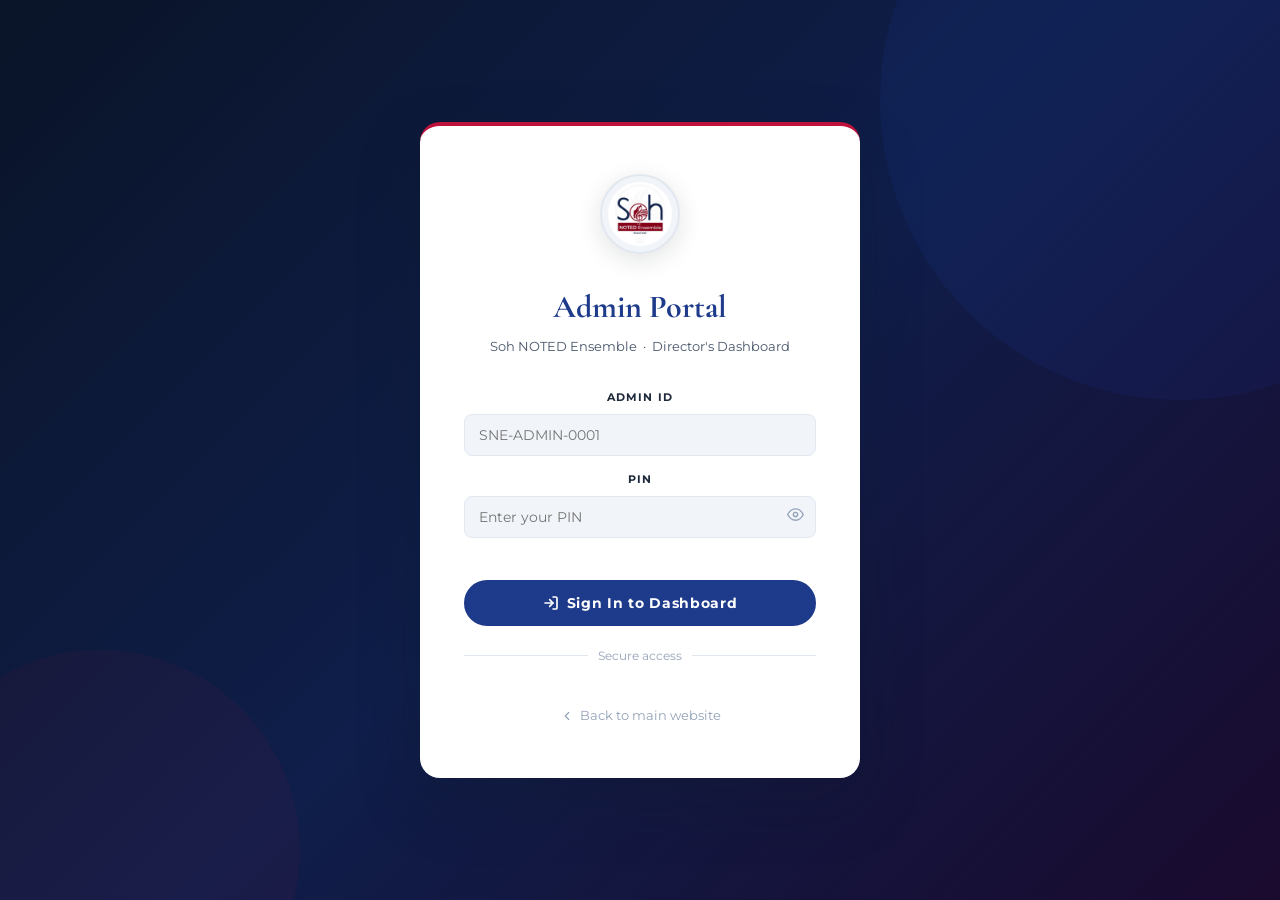
<file: admin.html>
﻿<!DOCTYPE html>
<html lang="en">
<head>
<meta charset="UTF-8"/>
<meta name="viewport" content="width=device-width,initial-scale=1.0"/>
<meta name="robots" content="noindex,nofollow"/>
<title>Admin Portal | Soh NOTED Ensemble</title>
<link rel="preconnect" href="https://fonts.googleapis.com"/>
<link rel="preconnect" href="https://fonts.gstatic.com" crossorigin/>
<link href="https://fonts.googleapis.com/css2?family=Cormorant+Garamond:ital,wght@0,400;0,600;0,700;1,400&family=Montserrat:wght@300;400;500;600;700;800&display=swap" rel="stylesheet"/>
<link rel="stylesheet" href="css/admin.css"/>
</head>
<body>

<!-- ══════════════════════════════
     LOGIN SCREEN
══════════════════════════════ -->
<div id="adminLogin" class="adm-login-screen">
  <div class="adm-login-card">
    <img src="images/logo.png" alt="Soh NOTED Ensemble" class="adm-login-logo" onerror="this.style.display='none'"/>
    <h1>Admin Portal</h1>
    <p class="adm-login-sub">Soh NOTED Ensemble &nbsp;·&nbsp; Director's Dashboard</p>

    <form id="adminLoginForm" novalidate autocomplete="off">
      <div class="adm-fg">
        <label for="adminUser">Admin ID</label>
        <input type="text" id="adminUser" placeholder="SNE-ADMIN-0001" autocomplete="off" required/>
      </div>
      <div class="adm-fg" style="position:relative">
        <label for="adminPass">PIN</label>
        <input type="password" id="adminPass" placeholder="Enter your PIN" maxlength="20" required style="padding-right:44px"/>
        <button type="button" id="adminPassToggle" class="adm-eye-btn">
          <svg xmlns="http://www.w3.org/2000/svg" width="17" height="17" viewBox="0 0 24 24" fill="none" stroke="currentColor" stroke-width="2" stroke-linecap="round" stroke-linejoin="round"><path d="M1 12s4-8 11-8 11 8 11 8-4 8-11 8-11-8-11-8z"/><circle cx="12" cy="12" r="3"/></svg>
        </button>
      </div>
      <div class="adm-error" id="adminLoginErr"></div>
      <button type="submit" class="adm-btn adm-btn-p adm-btn-lg" style="width:100%;justify-content:center;margin-top:4px">
        <svg xmlns="http://www.w3.org/2000/svg" width="16" height="16" viewBox="0 0 24 24" fill="none" stroke="currentColor" stroke-width="2.5" stroke-linecap="round" stroke-linejoin="round"><path d="M15 3h4a2 2 0 0 1 2 2v14a2 2 0 0 1-2 2h-4"/><polyline points="10 17 15 12 10 7"/><line x1="15" x2="3" y1="12" y2="12"/></svg>
        Sign In to Dashboard
      </button>
    </form>

    <div class="adm-login-divider">Secure access</div>
    <a href="index.html" class="adm-back-link">
      <svg xmlns="http://www.w3.org/2000/svg" width="14" height="14" viewBox="0 0 24 24" fill="none" stroke="currentColor" stroke-width="2" stroke-linecap="round" stroke-linejoin="round"><path d="m15 18-6-6 6-6"/></svg>
      Back to main website
    </a>
  </div>
</div>

<!-- ══════════════════════════════
     ADMIN DASHBOARD
══════════════════════════════ -->
<div id="adminDash" class="adm-dash" style="display:none">

  <!-- ── SIDEBAR ── -->
  <aside class="adm-sidebar" id="adminSidebar">

    <!-- Brand -->
    <div class="adm-sidebar-brand">
      <img src="images/logo.png" alt="SNE" onerror="this.style.display='none'"/>
      <div>
        <span class="adm-brand-name">Soh NOTED</span>
        <span class="adm-brand-tag">Admin Portal</span>
      </div>
    </div>

    <!-- Navigation -->
    <nav class="adm-nav">
      <span class="adm-nav-section">Main</span>

      <button class="adm-nav-item active" data-page="pageOverview">
        <svg xmlns="http://www.w3.org/2000/svg" width="17" height="17" viewBox="0 0 24 24" fill="none" stroke="currentColor" stroke-width="2" stroke-linecap="round" stroke-linejoin="round"><rect x="3" y="3" width="7" height="7" rx="1"/><rect x="14" y="3" width="7" height="7" rx="1"/><rect x="14" y="14" width="7" height="7" rx="1"/><rect x="3" y="14" width="7" height="7" rx="1"/></svg>
        Overview
      </button>

      <button class="adm-nav-item" data-page="pageTickets">
        <svg xmlns="http://www.w3.org/2000/svg" width="17" height="17" viewBox="0 0 24 24" fill="none" stroke="currentColor" stroke-width="2" stroke-linecap="round" stroke-linejoin="round"><path d="M2 9a3 3 0 0 1 0 6v2a2 2 0 0 0 2 2h16a2 2 0 0 0 2-2v-2a3 3 0 0 1 0-6V7a2 2 0 0 0-2-2H4a2 2 0 0 0-2 2Z"/><path d="M13 5v2M13 17v2M13 11v2"/></svg>
        Ticket Orders
      </button>

      <button class="adm-nav-item" data-page="pageConcerts">
        <svg xmlns="http://www.w3.org/2000/svg" width="17" height="17" viewBox="0 0 24 24" fill="none" stroke="currentColor" stroke-width="2" stroke-linecap="round" stroke-linejoin="round"><path d="M9 18V5l12-2v13"/><circle cx="6" cy="18" r="3"/><circle cx="18" cy="16" r="3"/></svg>
        Concerts
      </button>

      <button class="adm-nav-item" data-page="pageMessages">
        <svg xmlns="http://www.w3.org/2000/svg" width="17" height="17" viewBox="0 0 24 24" fill="none" stroke="currentColor" stroke-width="2" stroke-linecap="round" stroke-linejoin="round"><path d="M21 15a2 2 0 0 1-2 2H7l-4 4V5a2 2 0 0 1 2-2h14a2 2 0 0 1 2 2z"/></svg>
        Messages
        <span class="adm-badge" id="msgBadge" style="display:none">0</span>
      </button>

      <span class="adm-nav-section">Ensemble</span>

      <button class="adm-nav-item" data-page="pageMembers">
        <svg xmlns="http://www.w3.org/2000/svg" width="17" height="17" viewBox="0 0 24 24" fill="none" stroke="currentColor" stroke-width="2" stroke-linecap="round" stroke-linejoin="round"><path d="M17 21v-2a4 4 0 0 0-4-4H5a4 4 0 0 0-4 4v2"/><circle cx="9" cy="7" r="4"/><path d="M23 21v-2a4 4 0 0 0-3-3.87M16 3.13a4 4 0 0 1 0 7.75"/></svg>
        Choir Members
      </button>

      <button class="adm-nav-item" data-page="pageAttendance">
        <svg xmlns="http://www.w3.org/2000/svg" width="17" height="17" viewBox="0 0 24 24" fill="none" stroke="currentColor" stroke-width="2" stroke-linecap="round" stroke-linejoin="round"><path d="M22 11.08V12a10 10 0 1 1-5.93-9.14"/><polyline points="22 4 12 14.01 9 11.01"/></svg>
        Attendance
      </button>

      <span class="adm-nav-section">System</span>

      <button class="adm-nav-item" data-page="pageSettings">
        <svg xmlns="http://www.w3.org/2000/svg" width="17" height="17" viewBox="0 0 24 24" fill="none" stroke="currentColor" stroke-width="2" stroke-linecap="round" stroke-linejoin="round"><circle cx="12" cy="12" r="3"/><path d="M19.4 15a1.65 1.65 0 0 0 .33 1.82l.06.06a2 2 0 0 1-2.83 2.83l-.06-.06a1.65 1.65 0 0 0-1.82-.33 1.65 1.65 0 0 0-1 1.51V21a2 2 0 0 1-4 0v-.09A1.65 1.65 0 0 0 9 19.4a1.65 1.65 0 0 0-1.82.33l-.06.06a2 2 0 0 1-2.83-2.83l.06-.06A1.65 1.65 0 0 0 4.68 15a1.65 1.65 0 0 0-1.51-1H3a2 2 0 0 1 0-4h.09A1.65 1.65 0 0 0 4.6 9a1.65 1.65 0 0 0-.33-1.82l-.06-.06a2 2 0 0 1 2.83-2.83l.06.06A1.65 1.65 0 0 0 9 4.68a1.65 1.65 0 0 0 1-1.51V3a2 2 0 0 1 4 0v.09a1.65 1.65 0 0 0 1 1.51 1.65 1.65 0 0 0 1.82-.33l.06-.06a2 2 0 0 1 2.83 2.83l-.06.06A1.65 1.65 0 0 0 19.4 9a1.65 1.65 0 0 0 1.51 1H21a2 2 0 0 1 0 4h-.09a1.65 1.65 0 0 0-1.51 1z"/></svg>
        Settings
      </button>
      <span class="adm-nav-section">More</span>
      <button class="adm-nav-item" data-page="pageAnnouncements">
        <svg xmlns="http://www.w3.org/2000/svg" width="17" height="17" viewBox="0 0 24 24" fill="none" stroke="currentColor" stroke-width="2" stroke-linecap="round" stroke-linejoin="round"><path d="M22 17H2a3 3 0 0 0 3-3V9a7 7 0 0 1 14 0v5a3 3 0 0 0 3 3zm-8.27 4a2 2 0 0 1-3.46 0"/></svg>
        Announcements
      </button>
      <button class="adm-nav-item" data-page="pageDues">
        <svg xmlns="http://www.w3.org/2000/svg" width="17" height="17" viewBox="0 0 24 24" fill="none" stroke="currentColor" stroke-width="2" stroke-linecap="round" stroke-linejoin="round"><line x1="12" x2="12" y1="1" y2="23"/><path d="M17 5H9.5a3.5 3.5 0 0 0 0 7h5a3.5 3.5 0 0 1 0 7H6"/></svg>
        Payments
      </button>
    </nav>

    <!-- Footer -->
    <div class="adm-sidebar-footer">
      <button class="adm-logout-btn" id="adminLogout">
        <svg xmlns="http://www.w3.org/2000/svg" width="16" height="16" viewBox="0 0 24 24" fill="none" stroke="currentColor" stroke-width="2" stroke-linecap="round" stroke-linejoin="round"><path d="M9 21H5a2 2 0 0 1-2-2V5a2 2 0 0 1 2-2h4"/><polyline points="16 17 21 12 16 7"/><line x1="21" x2="9" y1="12" y2="12"/></svg>
        Sign Out
      </button>
    </div>
  </aside>

  <!-- Mobile overlay -->
  <div id="sidebarOverlay" style="display:none;position:fixed;inset:0;background:rgba(0,0,0,.5);z-index:299;backdrop-filter:blur(2px)" onclick="document.getElementById('adminSidebar').classList.remove('open');this.style.display='none'"></div>

  <!-- ── MAIN ── -->
  <main class="adm-main">

    <!-- Top bar -->
    <div class="adm-topbar">
      <div class="adm-topbar-left">
        <button class="adm-menu-tog" id="adminMenuTog">
          <svg xmlns="http://www.w3.org/2000/svg" width="20" height="20" viewBox="0 0 24 24" fill="none" stroke="currentColor" stroke-width="2" stroke-linecap="round" stroke-linejoin="round"><line x1="3" x2="21" y1="12" y2="12"/><line x1="3" x2="21" y1="6" y2="6"/><line x1="3" x2="21" y1="18" y2="18"/></svg>
        </button>
        <div class="adm-topbar-title" id="pageTitle">Overview</div>
      </div>
      <div class="adm-topbar-right">
        <div class="adm-topbar-user">
          <div class="adm-topbar-avatar">FO</div>
          <span>Signed in as <strong>Frederick</strong></span>
        </div>
        <a href="index.html" class="adm-btn adm-btn-sm adm-btn-o" target="_blank" rel="noopener">
          <svg xmlns="http://www.w3.org/2000/svg" width="13" height="13" viewBox="0 0 24 24" fill="none" stroke="currentColor" stroke-width="2.5" stroke-linecap="round" stroke-linejoin="round"><path d="M18 13v6a2 2 0 0 1-2 2H5a2 2 0 0 1-2-2V8a2 2 0 0 1 2-2h6"/><polyline points="15 3 21 3 21 9"/><line x1="10" x2="21" y1="14" y2="3"/></svg>
          View Site
        </a>
      </div>
    </div>

    <!-- ══ OVERVIEW ══ -->
    <div class="adm-page active" id="pageOverview">
      <div class="adm-page-header">
        <div>
          <h2>Good day, <span style="color:var(--crimson)">Frederick</span></h2>
          <p>Here is everything happening with Soh NOTED Ensemble right now.</p>
        </div>
        <div style="display:flex;gap:8px;flex-wrap:wrap">
          <button class="adm-btn adm-btn-p adm-btn-sm" onclick="goPage('pageTickets')">
            <svg xmlns="http://www.w3.org/2000/svg" width="13" height="13" viewBox="0 0 24 24" fill="none" stroke="currentColor" stroke-width="2.5" stroke-linecap="round" stroke-linejoin="round"><path d="M2 9a3 3 0 0 1 0 6v2a2 2 0 0 0 2 2h16a2 2 0 0 0 2-2v-2a3 3 0 0 1 0-6V7a2 2 0 0 0-2-2H4a2 2 0 0 0-2 2Z"/><path d="M13 5v2M13 17v2M13 11v2"/></svg>
            View Tickets
          </button>
          <button class="adm-btn adm-btn-sm adm-btn-o" onclick="goPage('pageMessages')">View Messages</button>
        </div>
      </div>

      <div class="adm-kpi-grid">
        <div class="adm-kpi adm-kpi-blue">
          <div class="adm-kpi-icon"><svg xmlns="http://www.w3.org/2000/svg" width="22" height="22" viewBox="0 0 24 24" fill="none" stroke="currentColor" stroke-width="2" stroke-linecap="round" stroke-linejoin="round"><path d="M2 9a3 3 0 0 1 0 6v2a2 2 0 0 0 2 2h16a2 2 0 0 0 2-2v-2a3 3 0 0 1 0-6V7a2 2 0 0 0-2-2H4a2 2 0 0 0-2 2Z"/><path d="M13 5v2M13 17v2M13 11v2"/></svg></div>
          <div><span class="adm-kpi-n" id="kpiTickets">0</span><span class="adm-kpi-l">Ticket Orders</span></div>
        </div>
        <div class="adm-kpi adm-kpi-green">
          <div class="adm-kpi-icon"><svg xmlns="http://www.w3.org/2000/svg" width="22" height="22" viewBox="0 0 24 24" fill="none" stroke="currentColor" stroke-width="2" stroke-linecap="round" stroke-linejoin="round"><line x1="12" x2="12" y1="1" y2="23"/><path d="M17 5H9.5a3.5 3.5 0 0 0 0 7h5a3.5 3.5 0 0 1 0 7H6"/></svg></div>
          <div><span class="adm-kpi-n" id="kpiRevenue">GHS 0</span><span class="adm-kpi-l">Total Revenue</span></div>
        </div>
        <div class="adm-kpi adm-kpi-crimson">
          <div class="adm-kpi-icon"><svg xmlns="http://www.w3.org/2000/svg" width="22" height="22" viewBox="0 0 24 24" fill="none" stroke="currentColor" stroke-width="2" stroke-linecap="round" stroke-linejoin="round"><path d="M17 21v-2a4 4 0 0 0-4-4H5a4 4 0 0 0-4 4v2"/><circle cx="9" cy="7" r="4"/><path d="M23 21v-2a4 4 0 0 0-3-3.87M16 3.13a4 4 0 0 1 0 7.75"/></svg></div>
          <div><span class="adm-kpi-n" id="kpiMembers">0</span><span class="adm-kpi-l">Choir Members</span></div>
        </div>
        <div class="adm-kpi adm-kpi-amber">
          <div class="adm-kpi-icon"><svg xmlns="http://www.w3.org/2000/svg" width="22" height="22" viewBox="0 0 24 24" fill="none" stroke="currentColor" stroke-width="2" stroke-linecap="round" stroke-linejoin="round"><path d="M21 15a2 2 0 0 1-2 2H7l-4 4V5a2 2 0 0 1 2-2h14a2 2 0 0 1 2 2z"/></svg></div>
          <div><span class="adm-kpi-n" id="kpiMessages">0</span><span class="adm-kpi-l">New Messages</span></div>
        </div>
        <div class="adm-kpi adm-kpi-green">
          <div class="adm-kpi-icon"><svg xmlns="http://www.w3.org/2000/svg" width="22" height="22" viewBox="0 0 24 24" fill="none" stroke="currentColor" stroke-width="2" stroke-linecap="round" stroke-linejoin="round"><path d="M22 11.08V12a10 10 0 1 1-5.93-9.14"/><polyline points="22 4 12 14.01 9 11.01"/></svg></div>
          <div><span class="adm-kpi-n" id="kpiActive">0</span><span class="adm-kpi-l">Active Members</span></div>
        </div>
        <div class="adm-kpi adm-kpi-blue">
          <div class="adm-kpi-icon"><svg xmlns="http://www.w3.org/2000/svg" width="22" height="22" viewBox="0 0 24 24" fill="none" stroke="currentColor" stroke-width="2" stroke-linecap="round" stroke-linejoin="round"><path d="M9 18V5l12-2v13"/><circle cx="6" cy="18" r="3"/><circle cx="18" cy="16" r="3"/></svg></div>
          <div><span class="adm-kpi-n" id="kpiConcerts">3</span><span class="adm-kpi-l">Concerts</span></div>
        </div>
      </div>

      <div class="adm-overview-grid">
        <div class="adm-card">
          <div class="adm-card-head">
            <h4>Recent Ticket Orders</h4>
            <button class="adm-link-btn" onclick="goPage('pageTickets')">View all →</button>
          </div>
          <div class="adm-table-wrap">
            <table class="adm-table"><thead><tr><th>Ref</th><th>Name</th><th>Concert</th><th>Qty</th><th>Amount</th><th>Status</th></tr></thead>
            <tbody id="ovRecentOrders"><tr><td colspan="6" class="adm-empty">No orders yet.</td></tr></tbody></table>
          </div>
        </div>
        <div class="adm-card">
          <div class="adm-card-head">
            <h4>Recent Messages</h4>
            <button class="adm-link-btn" onclick="goPage('pageMessages')">View all →</button>
          </div>
          <div id="ovRecentMessages"><p class="adm-empty" style="padding:20px">No messages yet.</p></div>
        </div>
      </div>
    </div>

    <!-- ══ TICKETS ══ -->
    <div class="adm-page" id="pageTickets">
      <div class="adm-page-header">
        <div><h2>Ticket Orders</h2><p>All concert ticket purchases from the website.</p></div>
        <button class="adm-btn adm-btn-o adm-btn-sm" id="exportTicketsBtn">
          <svg xmlns="http://www.w3.org/2000/svg" width="13" height="13" viewBox="0 0 24 24" fill="none" stroke="currentColor" stroke-width="2.5" stroke-linecap="round" stroke-linejoin="round"><path d="M21 15v4a2 2 0 0 1-2 2H5a2 2 0 0 1-2-2v-4"/><polyline points="7 10 12 15 17 10"/><line x1="12" x2="12" y1="15" y2="3"/></svg>
          Export CSV
        </button>
      </div>

      <div class="adm-toolbar">
        <input class="adm-search" type="text" id="ticketSearch" placeholder="Search by name, ref or concert…"/>
        <select class="adm-select" id="ticketConcertFilter">
          <option value="">All Concerts</option>
          <option>Christmas Carol Concert 2026</option>
          <option>Easter Cantata 2027</option>
          <option>Founders' Night Gala</option>
        </select>
        <select class="adm-select" id="ticketStatusFilter">
          <option value="">All Status</option>
          <option value="paid">Paid</option>
          <option value="pending">Pending</option>
          <option value="cancelled">Cancelled</option>
        </select>
      </div>

      <div class="adm-card">
        <div class="adm-table-wrap">
          <table class="adm-table">
            <thead><tr><th>Ref</th><th>Date</th><th>Name</th><th>Phone</th><th>Concert</th><th>Type</th><th>Qty</th><th>Amount</th><th>Method</th><th>Status</th><th>Actions</th></tr></thead>
            <tbody id="ticketsBody"><tr><td colspan="11" class="adm-empty">No orders yet. Ticket purchases from the website appear here automatically.</td></tr></tbody>
          </table>
        </div>
      </div>

      <!-- Manual order -->
      <div class="adm-card">
        <div class="adm-card-head">
          <h4>Add Manual Order</h4>
          <button class="adm-link-btn" id="toggleManualOrder">+ Add order</button>
        </div>
        <div class="adm-inline-form" id="manualOrderForm" style="display:none">
          <div class="adm-form-row2">
            <div class="adm-fg"><label>Customer Name</label><input type="text" id="moName" placeholder="Full name"/></div>
            <div class="adm-fg"><label>Phone</label><input type="tel" id="moPhone" placeholder="0XX XXX XXXX"/></div>
          </div>
          <div class="adm-form-row2">
            <div class="adm-fg"><label>Concert</label>
              <select id="moConcert"><option>Christmas Carol Concert 2026</option><option>Easter Cantata 2027</option><option>Founders' Night Gala</option></select>
            </div>
            <div class="adm-fg"><label>Ticket Type</label>
              <select id="moType"><option value="student">Student</option><option value="regular">Regular</option><option value="vip">VIP</option></select>
            </div>
          </div>
          <div class="adm-form-row2">
            <div class="adm-fg"><label>Quantity</label><input type="number" id="moQty" value="1" min="1" max="20"/></div>
            <div class="adm-fg"><label>Payment Method</label>
              <select id="moMethod"><option value="momo">Mobile Money</option><option value="paystack">Paystack</option><option value="cash">Cash</option></select>
            </div>
          </div>
          <div class="adm-fg"><label>Notes (optional)</label><input type="text" id="moNotes" placeholder="Any notes…"/></div>
          <div style="display:flex;gap:10px;margin-top:4px">
            <button class="adm-btn adm-btn-p adm-btn-sm" id="saveManualOrder">Save Order</button>
            <button class="adm-btn adm-btn-o adm-btn-sm" id="cancelManualOrder">Cancel</button>
          </div>
        </div>
      </div>
    </div>

    <!-- ══ CONCERTS ══ -->
    <div class="adm-page" id="pageConcerts">
      <div class="adm-page-header">
        <div><h2>Concerts</h2><p>Ticket sales and revenue per concert.</p></div>
      </div>
      <div class="adm-concerts-grid" id="adminConcertsGrid"></div>
    </div>

    <!-- ══ MESSAGES ══ -->
    <div class="adm-page" id="pageMessages">
      <div class="adm-page-header">
        <div><h2>Contact Messages</h2><p>Messages submitted through the website contact form.</p></div>
      </div>
      <div class="adm-toolbar">
        <input class="adm-search" type="text" id="msgSearch" placeholder="Search messages…"/>
        <select class="adm-select" id="msgSubjectFilter">
          <option value="">All Subjects</option>
          <option value="tickets">Ticket Enquiry</option>
          <option value="booking">Book Us</option>
          <option value="audition">Audition</option>
          <option value="media">Media / Press</option>
          <option value="other">Other</option>
        </select>
        <select class="adm-select" id="msgReadFilter">
          <option value="">All</option>
          <option value="unread">Unread</option>
          <option value="read">Read</option>
        </select>
      </div>
      <div id="msgList"><p class="adm-empty" style="padding:40px;text-align:center">No messages yet.</p></div>
    </div>

    <!-- ══ MEMBERS ══ -->
    <div class="adm-page" id="pageMembers">
      <div class="adm-page-header">
        <div><h2>Choir Members</h2><p>All registered members of Soh NOTED Ensemble.</p></div>
        <button class="adm-btn adm-btn-p adm-btn-sm" id="addMemberBtn">+ Add Member</button>
      </div>

      <div class="adm-card" id="addMemberFormWrap" style="display:none">
        <div class="adm-card-head"><h4>Add New Member</h4></div>
        <div class="adm-inline-form">
          <div class="adm-form-row2">
            <div class="adm-fg"><label>Full Name</label><input type="text" id="newMName" placeholder="Full name"/></div>
            <div class="adm-fg"><label>Member ID <small style="color:var(--t400)">(auto)</small></label><input type="text" id="newMId" readonly placeholder="Generated automatically"/></div>
          </div>
          <div class="adm-form-row2">
            <div class="adm-fg"><label>Voice Part</label>
              <select id="newMVoice"><option>Soprano</option><option>Mezzo-Soprano</option><option>Alto</option><option>Tenor</option><option>Baritone</option><option>Bass</option><option>Conductor</option><option>Pianist / Accompanist</option></select>
            </div>
            <div class="adm-fg"><label>Role</label>
              <select id="newMRole"><option>Chorister</option><option>Section Leader</option><option>Assistant Director</option><option>Musical Director</option><option>Accompanist</option><option>Secretary</option><option>Treasurer</option><option>Publicity Officer</option></select>
            </div>
          </div>
          <div class="adm-form-row2">
            <div class="adm-fg"><label>Phone</label><input type="tel" id="newMPhone" placeholder="0XX XXX XXXX"/></div>
            <div class="adm-fg"><label>Year Joined</label><input type="number" id="newMYear" placeholder="2024" min="2000" max="2030"/></div>
          </div>
          <div class="adm-fg"><label>Temporary PIN <small style="color:var(--t400)">(member changes on first login)</small></label><input type="text" id="newMPin" placeholder="4–6 digits" maxlength="6"/></div>
          <div class="adm-error" id="newMemberErr"></div>
          <div style="display:flex;gap:10px">
            <button class="adm-btn adm-btn-p adm-btn-sm" id="saveNewMember">Save Member</button>
            <button class="adm-btn adm-btn-o adm-btn-sm" id="cancelNewMember">Cancel</button>
          </div>
        </div>
      </div>

      <div class="adm-toolbar">
        <input class="adm-search" type="text" id="memberSearch" placeholder="Search name or ID…"/>
        <select class="adm-select" id="memberVoiceFilter">
          <option value="">All Voice Parts</option>
          <option>Soprano</option><option>Mezzo-Soprano</option><option>Alto</option>
          <option>Tenor</option><option>Baritone</option><option>Bass</option>
        </select>
        <select class="adm-select" id="memberStatusFilter">
          <option value="">All Status</option>
          <option value="active">Active</option>
          <option value="inactive">Inactive</option>
        </select>
      </div>

      <div class="adm-card">
        <div class="adm-table-wrap">
          <table class="adm-table">
            <thead><tr><th>ID</th><th>Name</th><th>Voice</th><th>Role</th><th>Phone</th><th>Joined</th><th>Attendance</th><th>Status</th><th>Actions</th></tr></thead>
            <tbody id="membersBody"><tr><td colspan="9" class="adm-empty">No members yet. Add your first member above.</td></tr></tbody>
          </table>
        </div>
      </div>
    </div>

    <!-- ══ ATTENDANCE ══ -->
    <div class="adm-page" id="pageAttendance">
      <div class="adm-page-header">
        <div><h2>Attendance</h2><p>Manage rehearsal sessions, monitor live check-ins and view reports.</p></div>
      </div>

      <div class="adm-att-tabs">
        <button class="adm-att-tab active" data-atab="atSessions">Sessions</button>
        <button class="adm-att-tab" data-atab="atLive">Live Check-in</button>
        <button class="adm-att-tab" data-atab="atReports">Reports</button>
      </div>

      <!-- Sessions -->
      <div class="adm-att-panel active" id="atSessions">
        <div class="adm-toolbar">
          <h4 style="font-family:var(--fd);font-size:1.1rem;color:var(--navy)">All Sessions</h4>
          <button class="adm-btn adm-btn-p adm-btn-sm" id="newSesBtn">+ New Session</button>
        </div>
        <div class="adm-card" id="newSesFormCard" style="display:none">
          <div class="adm-card-head"><h4>Create New Session</h4></div>
          <div class="adm-inline-form">
            <div class="adm-form-row2">
              <div class="adm-fg"><label>Title</label><input type="text" id="sesTitleA" placeholder="e.g. Weekly Rehearsal"/></div>
              <div class="adm-fg"><label>Type</label><select id="sesTypeA"><option>Rehearsal</option><option>Concert</option><option>Church Program</option><option>Meeting</option><option>Other</option></select></div>
            </div>
            <div class="adm-form-row3">
              <div class="adm-fg"><label>Date</label><input type="date" id="sesDateA"/></div>
              <div class="adm-fg"><label>Start Time</label><input type="time" id="sesStartA"/></div>
              <div class="adm-fg"><label>End Time</label><input type="time" id="sesEndA"/></div>
            </div>
            <div class="adm-fg"><label>Venue</label><input type="text" id="sesVenueA" placeholder="Kumasi, Ashanti Region"/></div>
            <div class="adm-form-row2">
              <div class="adm-fg"><label>Open check-in (mins before start)</label><input type="number" id="sesBeforeA" value="30" min="0" max="120"/></div>
              <div class="adm-fg"><label>Close check-in (mins after start)</label><input type="number" id="sesAfterA" value="60" min="0" max="180"/></div>
            </div>
            <div class="adm-fg">
              <label>Session Code &nbsp;<small style="color:var(--t400);text-transform:none;letter-spacing:0">— Announce at venue only</small></label>
              <div class="adm-code-row">
                <span class="adm-big-code" id="sesCodePreview">——</span>
                <button type="button" class="adm-link-btn" id="regenSesCode">↺ Regenerate</button>
              </div>
            </div>
            <div style="display:flex;gap:10px;margin-top:8px">
              <button class="adm-btn adm-btn-p adm-btn-sm" id="saveSesA">Save Session</button>
              <button class="adm-btn adm-btn-o adm-btn-sm" id="cancelSesA">Cancel</button>
            </div>
          </div>
        </div>
        <div class="adm-card">
          <div class="adm-table-wrap">
            <table class="adm-table"><thead><tr><th>Date</th><th>Title</th><th>Type</th><th>Time</th><th>Code</th><th>Present</th><th>Status</th><th>Actions</th></tr></thead>
            <tbody id="sesBodyA"><tr><td colspan="8" class="adm-empty">No sessions yet. Create your first session above.</td></tr></tbody></table>
          </div>
        </div>
      </div>

      <!-- Live -->
      <div class="adm-att-panel" id="atLive">
        <div class="adm-toolbar">
          <h4 style="font-family:var(--fd);font-size:1.1rem;color:var(--navy)">Live Attendance</h4>
          <select class="adm-select" id="liveSesSel"><option value="">Select a session</option></select>
        </div>
        <div class="adm-live-banner" id="admLiveBanner" style="display:none">
          <div><p class="adm-live-lbl">Session Code</p><p class="adm-live-code" id="admLiveCode">——</p></div>
          <div><p class="adm-live-lbl">Check-in Window</p><p class="adm-live-win" id="admLiveWin">—</p></div>
          <div class="adm-live-pills">
            <span class="adm-pill adm-pill-green" id="admLivePres">0 Present</span>
            <span class="adm-pill adm-pill-amber" id="admLiveExc">0 Excused</span>
            <span class="adm-pill adm-pill-red" id="admLiveAbs">0 Absent</span>
          </div>
        </div>
        <div class="adm-toolbar" style="margin-top:0">
          <input class="adm-search" type="text" id="liveSrchA" placeholder="Search name or ID…"/>
          <select class="adm-select" id="liveVoiceA"><option value="">All Voice Parts</option><option>Soprano</option><option>Mezzo-Soprano</option><option>Alto</option><option>Tenor</option><option>Baritone</option><option>Bass</option></select>
        </div>
        <div class="adm-card"><div class="adm-table-wrap">
          <table class="adm-table"><thead><tr><th>ID</th><th>Name</th><th>Voice</th><th>Status</th><th>Time</th><th>Override</th></tr></thead>
          <tbody id="liveBodyA"><tr><td colspan="6" class="adm-empty">Select a session above to see live attendance.</td></tr></tbody></table>
        </div></div>
      </div>

      <!-- Reports -->
      <div class="adm-att-panel" id="atReports">
        <div class="adm-toolbar">
          <h4 style="font-family:var(--fd);font-size:1.1rem;color:var(--navy)">Attendance Reports</h4>
          <button class="adm-btn adm-btn-o adm-btn-sm" id="exportAttBtn">
            <svg xmlns="http://www.w3.org/2000/svg" width="13" height="13" viewBox="0 0 24 24" fill="none" stroke="currentColor" stroke-width="2.5" stroke-linecap="round" stroke-linejoin="round"><path d="M21 15v4a2 2 0 0 1-2 2H5a2 2 0 0 1-2-2v-4"/><polyline points="7 10 12 15 17 10"/><line x1="12" x2="12" y1="15" y2="3"/></svg>
            Export CSV
          </button>
        </div>
        <div class="adm-toolbar" style="margin-top:0">
          <input class="adm-search" type="text" id="rptSrchA" placeholder="Search…"/>
          <select class="adm-select" id="rptVoiceA"><option value="">All Voice Parts</option><option>Soprano</option><option>Alto</option><option>Tenor</option><option>Bass</option></select>
          <select class="adm-select" id="rptStatusA"><option value="">All Statuses</option><option value="active">Active (≥70%)</option><option value="risk">At Risk (40–69%)</option><option value="inactive">Inactive (&lt;40%)</option></select>
        </div>
        <div class="adm-card"><div class="adm-table-wrap">
          <table class="adm-table"><thead><tr><th>ID</th><th>Name</th><th>Voice</th><th>Present</th><th>Excused</th><th>Absent</th><th>%</th><th>Status</th></tr></thead>
          <tbody id="rptBodyA"><tr><td colspan="8" class="adm-empty">No attendance data yet.</td></tr></tbody></table>
        </div></div>
      </div>
    </div>

    <!-- ══ SETTINGS ══ -->
    <div class="adm-page" id="pageSettings">
      <div class="adm-page-header">
        <div><h2>Settings</h2><p>Admin account and concert prices.</p></div>
      </div>
      <div class="adm-settings-grid">
        <div class="adm-card">
          <div class="adm-card-head"><h4>Change Admin PIN</h4></div>
          <div class="adm-inline-form">
            <div class="adm-fg"><label>Current PIN</label><input type="password" id="currentPin" placeholder="Current PIN"/></div>
            <div class="adm-fg"><label>New PIN</label><input type="password" id="newPin" placeholder="New PIN (4–20 chars)"/></div>
            <div class="adm-fg"><label>Confirm New PIN</label><input type="password" id="confirmPin" placeholder="Repeat new PIN"/></div>
            <div class="adm-error" id="pinChangeErr"></div>
            <button class="adm-btn adm-btn-p adm-btn-sm" id="savePinBtn">Update PIN</button>
          </div>
        </div>
        <div class="adm-card">
          <div class="adm-card-head"><h4>Concert Ticket Prices</h4></div>
          <div class="adm-inline-form">
            <p style="font-size:.84rem;color:var(--t600);margin-bottom:16px;line-height:1.6">Update the prices shown on the concert cards on the main website. Changes save instantly.</p>
            <div id="priceSettings"></div>
            <button class="adm-btn adm-btn-p adm-btn-sm" id="savePricesBtn" style="margin-top:12px">Save Prices</button>
          </div>
        </div>
        <div class="adm-card">
          <div class="adm-card-head"><h4>Portal Info</h4></div>
          <div class="adm-inline-form" style="font-size:.86rem;color:var(--t600);line-height:1.9">
            <p><strong style="color:var(--t900)">Admin ID:</strong> SNE-ADMIN-0001</p>
            <p><strong style="color:var(--t900)">Director:</strong> Frederick Owusu Boakye</p>
            <p><strong style="color:var(--t900)">Nickname:</strong> "Moxart"</p>
            <p><strong style="color:var(--t900)">Role:</strong> Executive Director &amp; Composer</p>
            <p style="margin-top:14px;padding-top:12px;border-top:1px solid var(--border)">All data is stored in this browser. When a backend server is connected, everything syncs automatically.</p>
            <div style="margin-top:14px;display:flex;gap:10px;flex-wrap:wrap">
              <a href="index.html" class="adm-btn adm-btn-o adm-btn-sm" target="_blank">View Main Site</a>
            </div>
          </div>
        </div>
      </div>
    </div>

    <!-- ANNOUNCEMENTS PAGE -->
    <div class="adm-page" id="pageAnnouncements">
      <div class="adm-page-header">
        <div><h2>Announcements</h2><p>Post messages that members see when they sign in to the portal.</p></div>
        <button class="adm-btn adm-btn-p adm-btn-sm" id="addAnnBtn">+ New Announcement</button>
      </div>
      <div class="adm-card" id="addAnnForm" style="display:none">
        <div class="adm-card-head"><h4>New Announcement</h4></div>
        <div class="adm-inline-form">
          <div class="adm-fg"><label>Title</label><input type="text" id="annTitle" placeholder="e.g. Rehearsal cancelled this Saturday"/></div>
          <div class="adm-fg"><label>Message</label><textarea id="annBody" rows="4" placeholder="Write your announcement here..."></textarea></div>
          <div class="adm-fg" style="display:flex;align-items:center;gap:10px">
            <input type="checkbox" id="annPinned" style="width:auto"/>
            <label for="annPinned" style="text-transform:none;letter-spacing:0;font-size:.86rem;font-weight:600">Pin this announcement (shows at the top)</label>
          </div>
          <div style="display:flex;gap:10px">
            <button class="adm-btn adm-btn-p adm-btn-sm" id="saveAnnBtn">Post Announcement</button>
            <button class="adm-btn adm-btn-o adm-btn-sm" id="cancelAnnBtn">Cancel</button>
          </div>
        </div>
      </div>
      <div id="annList"><p class="adm-empty" style="padding:40px;text-align:center">No announcements yet.</p></div>
    </div>

    <!-- PAYMENTS PAGE -->
    <div class="adm-page" id="pageDues">
      <div class="adm-page-header">
        <div><h2>Payments Tracker</h2><p>Track all member payments — Dues, Welfare, Costume and Trip/Transportation.</p></div>
        <div style="display:flex;gap:8px;flex-wrap:wrap">
          <button class="adm-btn adm-btn-o adm-btn-sm" id="genDuesBtn">Generate Records</button>
          <button class="adm-btn adm-btn-o adm-btn-sm" id="exportDuesBtn">Export CSV</button>
        </div>
      </div>

      <!-- Payment category tabs -->
      <div class="adm-att-tabs" style="margin-bottom:20px">
        <button class="adm-att-tab active" data-ptab="ptDues">Monthly Dues</button>
        <button class="adm-att-tab" data-ptab="ptWelfare">Welfare</button>
        <button class="adm-att-tab" data-ptab="ptCostume">Costume</button>
        <button class="adm-att-tab" data-ptab="ptTrip">Trip / Transport</button>
      </div>

      <!-- Shared filters -->
      <div class="adm-toolbar">
        <input class="adm-search" type="text" id="duesSrch" placeholder="Search member..."/>
        <select class="adm-select" id="duesMonthSel">
          <option value="01">January</option><option value="02">February</option>
          <option value="03">March</option><option value="04">April</option>
          <option value="05">May</option><option value="06">June</option>
          <option value="07">July</option><option value="08">August</option>
          <option value="09">September</option><option value="10">October</option>
          <option value="11">November</option><option value="12">December</option>
        </select>
        <select class="adm-select" id="duesYearSel">
          <option value="2026">2026</option><option value="2025">2025</option><option value="2024">2024</option>
        </select>
      </div>

      <!-- Monthly Dues -->
      <div class="adm-att-panel active" id="ptDues">
        <div class="adm-card"><div class="adm-table-wrap">
          <table class="adm-table"><thead><tr><th>ID</th><th>Name</th><th>Voice</th><th>Amount</th><th>Status</th><th>Date Paid</th><th>Action</th></tr></thead>
          <tbody id="duesBody"><tr><td colspan="7" class="adm-empty">Click "Generate Records" to create entries for all members.</td></tr></tbody></table>
        </div></div>
      </div>

      <!-- Welfare -->
      <div class="adm-att-panel" id="ptWelfare">
        <div class="adm-card"><div class="adm-table-wrap">
          <table class="adm-table"><thead><tr><th>ID</th><th>Name</th><th>Voice</th><th>Amount</th><th>Status</th><th>Date Paid</th><th>Action</th></tr></thead>
          <tbody id="welfareBody"><tr><td colspan="7" class="adm-empty">Click "Generate Records" to create entries.</td></tr></tbody></table>
        </div></div>
      </div>

      <!-- Costume -->
      <div class="adm-att-panel" id="ptCostume">
        <div class="adm-card"><div class="adm-table-wrap">
          <table class="adm-table"><thead><tr><th>ID</th><th>Name</th><th>Voice</th><th>Amount</th><th>Status</th><th>Date Paid</th><th>Action</th></tr></thead>
          <tbody id="costumeBody"><tr><td colspan="7" class="adm-empty">Click "Generate Records" to create entries.</td></tr></tbody></table>
        </div></div>
      </div>

      <!-- Trip -->
      <div class="adm-att-panel" id="ptTrip">
        <div class="adm-card"><div class="adm-table-wrap">
          <table class="adm-table"><thead><tr><th>ID</th><th>Name</th><th>Voice</th><th>Amount</th><th>Status</th><th>Date Paid</th><th>Action</th></tr></thead>
          <tbody id="tripBody"><tr><td colspan="7" class="adm-empty">Click "Generate Records" to create entries.</td></tr></tbody></table>
        </div></div>
      </div>

    </div>

  </main>
</div>

<!-- Message modal -->
<div class="adm-modal-bg" id="msgModal">
  <div class="adm-modal">
    <div class="adm-modal-head">
      <h4 id="msgModalSubject">Message</h4>
      <button class="adm-modal-x" id="msgModalClose">✕</button>
    </div>
    <div class="adm-modal-body" id="msgModalBody"></div>
    <div class="adm-modal-foot">
      <button class="adm-btn adm-btn-o adm-btn-sm" id="msgMarkRead">Mark as Read</button>
      <button class="adm-btn adm-btn-p adm-btn-sm" id="msgReply">
        <svg xmlns="http://www.w3.org/2000/svg" width="13" height="13" viewBox="0 0 24 24" fill="none" stroke="currentColor" stroke-width="2.5" stroke-linecap="round" stroke-linejoin="round"><line x1="22" x2="11" y1="2" y2="13"/><polygon points="22 2 15 22 11 13 2 9 22 2"/></svg>
        Reply by Email
      </button>
    </div>
  </div>
</div>

<!-- Toast -->
<div class="adm-toast" id="admToast"></div>

<script src="js/admin.js"></script>
</body>
</html>
</file>
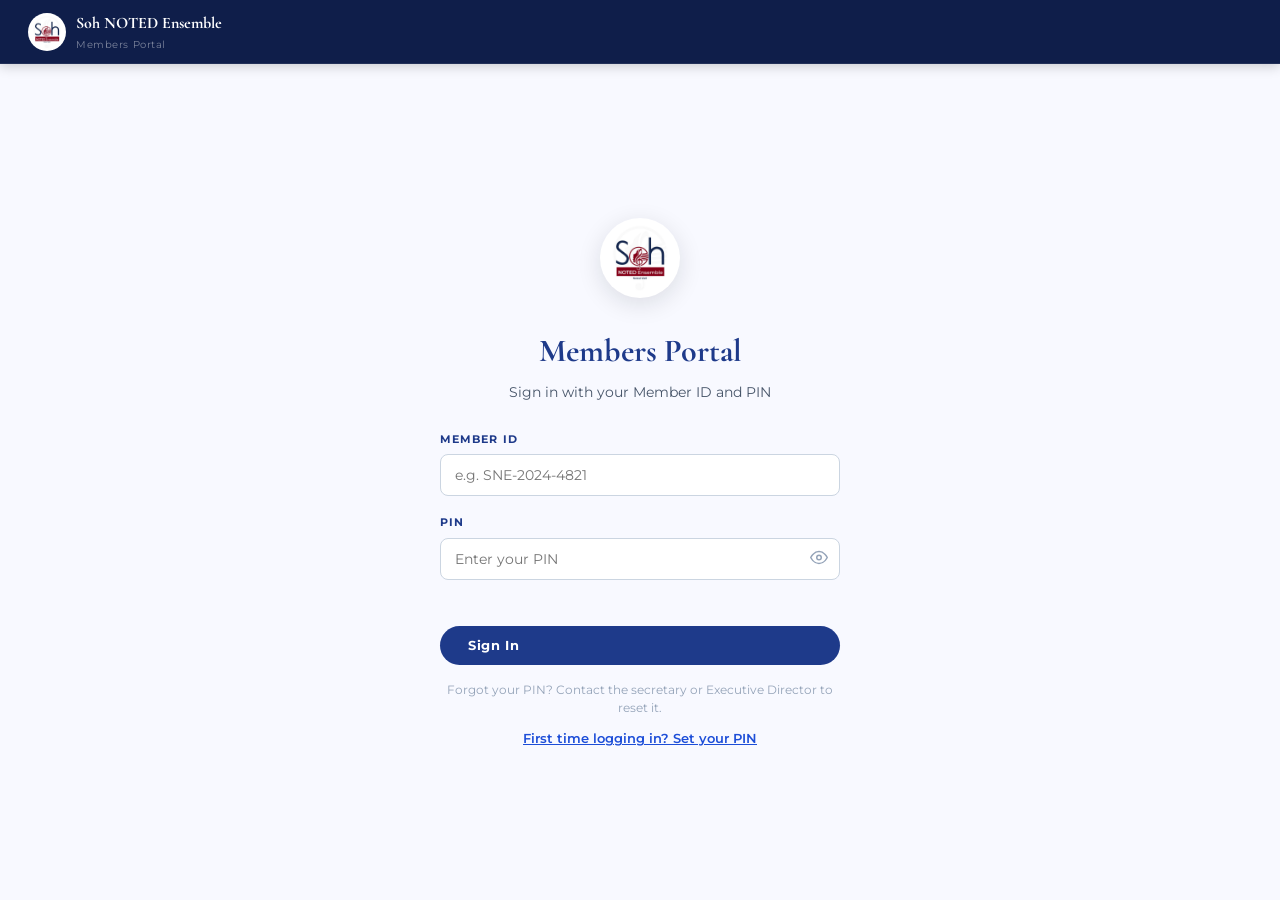
<file: attendance.html>
<!DOCTYPE html>
<html lang="en">
<head>
<meta charset="UTF-8"/>
<meta name="viewport" content="width=device-width,initial-scale=1.0"/>
<meta name="description" content="Soh NOTED Ensemble — Members Attendance Portal"/>
<title>Members Portal | Soh NOTED Ensemble</title>
<link rel="preconnect" href="https://fonts.googleapis.com"/>
<link rel="preconnect" href="https://fonts.gstatic.com" crossorigin/>
<link href="https://fonts.googleapis.com/css2?family=Cormorant+Garamond:ital,wght@0,400;0,600;0,700;1,400&family=Montserrat:wght@300;400;500;600;700;800&display=swap" rel="stylesheet"/>
<link rel="stylesheet" href="css/attendance.css"/>
</head>
<body>

<!-- ══ TOP BAR ══ -->
<header class="ap-header">
  <a href="index.html" class="ap-brand">
    <img src="images/logo.png" alt="Soh NOTED Ensemble" onerror="this.style.display='none'"/>
    <div>
      <span class="ap-brand-name">Soh NOTED Ensemble</span>
      <span class="ap-brand-tag">Members Portal</span>
    </div>
  </a>
  <div class="ap-header-right" id="headerRight">
    <!-- Filled by JS once logged in -->
  </div>
</header>

<!-- ══════════════════════════════════════
     SCREEN 1 — LOGIN
══════════════════════════════════════ -->
<div class="screen active" id="screenLogin">
  <div class="login-wrap">
    <div class="login-logo">
      <img src="images/logo.png" alt="Soh NOTED Ensemble" onerror="this.style.display='none'"/>
    </div>
    <h1 class="login-title">Members Portal</h1>
    <p class="login-sub">Sign in with your Member ID and PIN</p>

    <form class="ap-form" id="loginForm" novalidate>
      <div class="ap-fg">
        <label for="loginId">Member ID</label>
        <input type="text" id="loginId" placeholder="e.g. SNE-2024-4821" autocomplete="off" required/>
      </div>
      <div class="ap-fg">
        <label for="loginPin">PIN</label>
        <div class="pin-wrap">
          <input type="password" id="loginPin" placeholder="Enter your PIN" maxlength="6" autocomplete="off" required/>
          <button type="button" class="pin-toggle" id="pinToggle" aria-label="Show PIN">
            <svg xmlns="http://www.w3.org/2000/svg" width="18" height="18" viewBox="0 0 24 24" fill="none" stroke="currentColor" stroke-width="2" stroke-linecap="round" stroke-linejoin="round"><path d="M1 12s4-8 11-8 11 8 11 8-4 8-11 8-11-8-11-8z"/><circle cx="12" cy="12" r="3"/></svg>
          </button>
        </div>
      </div>
      <div class="ap-error" id="loginError"></div>
      <button type="submit" class="ap-btn ap-btn-primary" id="loginBtn">Sign In</button>
      <p class="login-help">Forgot your PIN? Contact the secretary or Executive Director to reset it.</p>
    </form>

    <!-- First-time PIN setup -->
    <div id="firstLoginSetup" style="display:none">
      <div class="divider-line"><span>First time? Set your PIN</span></div>
      <form class="ap-form" id="setupForm" novalidate>
        <div class="ap-fg">
          <label for="setupId">Member ID</label>
          <input type="text" id="setupId" placeholder="Your Member ID" autocomplete="off" required/>
        </div>
        <div class="ap-fg">
          <label for="setupPin">Create PIN (4–6 digits)</label>
          <input type="password" id="setupPin" placeholder="Choose a PIN" maxlength="6" required/>
        </div>
        <div class="ap-fg">
          <label for="setupPin2">Confirm PIN</label>
          <input type="password" id="setupPin2" placeholder="Repeat your PIN" maxlength="6" required/>
        </div>
        <div class="ap-error" id="setupError"></div>
        <button type="submit" class="ap-btn ap-btn-primary">Set PIN &amp; Sign In</button>
      </form>
    </div>

    <button class="text-btn" id="toggleFirstLogin">First time logging in? Set your PIN</button>
  </div>
</div>

<!-- ══════════════════════════════════════
     SCREEN 2 — MEMBER DASHBOARD
══════════════════════════════════════ -->
<div class="screen" id="screenMember">
  <div class="ap-container">

    <!-- Welcome banner -->
    <div class="welcome-banner">
      <div>
        <p class="welcome-label">Welcome back</p>
        <h2 class="welcome-name" id="memberName">—</h2>
        <p class="welcome-meta"><span id="memberRole">—</span> &nbsp;·&nbsp; <span id="memberVoice">—</span> &nbsp;·&nbsp; ID: <span id="memberIdDisplay">—</span></p>
      </div>
      <div class="attendance-pill" id="attendancePill">
        <span id="attendancePercent">—</span>
        <span>Attendance</span>
      </div>
    </div>

    <!-- Today's session / Check-in -->
    <div class="session-card" id="todaySessionCard">
      <div class="session-card-header">
        <h3>Today's Session</h3>
        <span class="session-type-badge" id="sessionTypeBadge">—</span>
      </div>
      <div id="noSessionMsg" class="no-session">
        <svg xmlns="http://www.w3.org/2000/svg" width="40" height="40" viewBox="0 0 24 24" fill="none" stroke="currentColor" stroke-width="1.5" stroke-linecap="round" stroke-linejoin="round"><rect x="3" y="4" width="18" height="18" rx="2" ry="2"/><line x1="16" x2="16" y1="2" y2="6"/><line x1="8" x2="8" y1="2" y2="6"/><line x1="3" x2="21" y1="10" y2="10"/></svg>
        <p>No session scheduled for today.</p>
        <span>Check back on the next rehearsal day.</span>
      </div>
      <div id="sessionDetails" style="display:none">
        <p class="session-title" id="sessionTitle">—</p>
        <div class="session-meta-row">
          <span id="sessionDate">—</span>
          <span id="sessionTime">—</span>
          <span id="sessionVenue">—</span>
        </div>
        <div id="checkinArea">
          <div id="alreadyCheckedIn" class="checkin-success" style="display:none">
            <svg xmlns="http://www.w3.org/2000/svg" width="28" height="28" viewBox="0 0 24 24" fill="none" stroke="currentColor" stroke-width="2.5" stroke-linecap="round" stroke-linejoin="round"><path d="M22 11.08V12a10 10 0 1 1-5.93-9.14"/><polyline points="22 4 12 14.01 9 11.01"/></svg>
            <div>
              <p>You are marked <strong>Present</strong></p>
              <span id="checkinTime">—</span>
            </div>
          </div>
          <div id="checkinForm" style="display:none">
            <p class="code-instruction">Enter the session code announced by the director:</p>
            <div class="code-inputs" id="codeInputs">
              <input type="text" maxlength="1" class="code-box" inputmode="numeric"/>
              <input type="text" maxlength="1" class="code-box" inputmode="numeric"/>
              <input type="text" maxlength="1" class="code-box" inputmode="numeric"/>
              <input type="text" maxlength="1" class="code-box" inputmode="numeric"/>
              <input type="text" maxlength="1" class="code-box" inputmode="numeric"/>
              <input type="text" maxlength="1" class="code-box" inputmode="numeric"/>
            </div>
            <div class="ap-error" id="codeError"></div>
            <button class="ap-btn ap-btn-primary" id="submitCodeBtn">Mark Me Present</button>
          </div>
          <div id="windowClosed" class="window-closed" style="display:none">
            <svg xmlns="http://www.w3.org/2000/svg" width="24" height="24" viewBox="0 0 24 24" fill="none" stroke="currentColor" stroke-width="2" stroke-linecap="round" stroke-linejoin="round"><circle cx="12" cy="12" r="10"/><line x1="12" x2="12" y1="8" y2="12"/><line x1="12" x2="12.01" y1="16" y2="16"/></svg>
            <p>Check-in window has closed for this session.</p>
          </div>
          <div id="notYetOpen" class="not-yet" style="display:none">
            <p>Check-in opens <strong id="opensAt">—</strong> before the session starts.</p>
          </div>
        </div>
        <!-- Apology / Excuse button -->
        <div id="excuseArea" style="display:none">
          <button class="ap-btn ap-btn-outline" id="excuseBtn">
            <svg xmlns="http://www.w3.org/2000/svg" width="15" height="15" viewBox="0 0 24 24" fill="none" stroke="currentColor" stroke-width="2" stroke-linecap="round" stroke-linejoin="round"><path d="M21 15a2 2 0 0 1-2 2H7l-4 4V5a2 2 0 0 1 2-2h14a2 2 0 0 1 2 2z"/></svg>
            Submit Apology / Excuse
          </button>
        </div>
      </div>
    </div>

    <!-- My Attendance History -->
    <div class="ap-card">
      <div class="ap-card-header">
        <h3>My Attendance History</h3>
        <div class="ap-stats-row">
          <div class="ap-stat"><span id="statPresent">0</span><small>Present</small></div>
          <div class="ap-stat ap-stat-warn"><span id="statExcused">0</span><small>Excused</small></div>
          <div class="ap-stat ap-stat-danger"><span id="statAbsent">0</span><small>Absent</small></div>
        </div>
      </div>
      <div class="ap-table-wrap">
        <table class="ap-table" id="myHistoryTable">
          <thead><tr><th>Date</th><th>Session</th><th>Type</th><th>Status</th></tr></thead>
          <tbody id="myHistoryBody">
            <tr><td colspan="4" class="empty-row">No sessions yet.</td></tr>
          </tbody>
        </table>
      </div>
    </div>

  </div>
</div>

<!-- ══════════════════════════════════════
     SCREEN 3 — ADMIN DASHBOARD
══════════════════════════════════════ -->
<div class="screen" id="screenAdmin">
  <div class="ap-container">

    <div class="admin-topbar">
      <h2>Admin Dashboard</h2>
      <p>Soh NOTED Ensemble — Attendance Management</p>
    </div>

    <!-- Admin tabs -->
    <div class="admin-tabs">
      <button class="admin-tab active" data-tab="tabOverview">Overview</button>
      <button class="admin-tab" data-tab="tabSessions">Sessions</button>
      <button class="admin-tab" data-tab="tabLive">Live Attendance</button>
      <button class="admin-tab" data-tab="tabReports">Reports</button>
      <button class="admin-tab" data-tab="tabMembers">Members</button>
    </div>

    <!-- TAB: OVERVIEW -->
    <div class="admin-tab-content active" id="tabOverview">
      <div class="stats-grid">
        <div class="stat-box">
          <div class="stat-icon stat-blue">
            <svg xmlns="http://www.w3.org/2000/svg" width="22" height="22" viewBox="0 0 24 24" fill="none" stroke="currentColor" stroke-width="2" stroke-linecap="round" stroke-linejoin="round"><path d="M17 21v-2a4 4 0 0 0-4-4H5a4 4 0 0 0-4 4v2"/><circle cx="9" cy="7" r="4"/><path d="M23 21v-2a4 4 0 0 0-3-3.87"/><path d="M16 3.13a4 4 0 0 1 0 7.75"/></svg>
          </div>
          <div><span class="stat-num" id="ovTotalMembers">0</span><span class="stat-lbl">Total Members</span></div>
        </div>
        <div class="stat-box">
          <div class="stat-icon stat-green">
            <svg xmlns="http://www.w3.org/2000/svg" width="22" height="22" viewBox="0 0 24 24" fill="none" stroke="currentColor" stroke-width="2" stroke-linecap="round" stroke-linejoin="round"><polyline points="20 6 9 17 4 12"/></svg>
          </div>
          <div><span class="stat-num" id="ovActiveMembers">0</span><span class="stat-lbl">Active (≥70%)</span></div>
        </div>
        <div class="stat-box">
          <div class="stat-icon stat-orange">
            <svg xmlns="http://www.w3.org/2000/svg" width="22" height="22" viewBox="0 0 24 24" fill="none" stroke="currentColor" stroke-width="2" stroke-linecap="round" stroke-linejoin="round"><path d="M10.29 3.86L1.82 18a2 2 0 0 0 1.71 3h16.94a2 2 0 0 0 1.71-3L13.71 3.86a2 2 0 0 0-3.42 0z"/><line x1="12" x2="12" y1="9" y2="13"/><line x1="12" x2="12.01" y1="17" y2="17"/></svg>
          </div>
          <div><span class="stat-num" id="ovAtRisk">0</span><span class="stat-lbl">At Risk (40–69%)</span></div>
        </div>
        <div class="stat-box">
          <div class="stat-icon stat-red">
            <svg xmlns="http://www.w3.org/2000/svg" width="22" height="22" viewBox="0 0 24 24" fill="none" stroke="currentColor" stroke-width="2" stroke-linecap="round" stroke-linejoin="round"><circle cx="12" cy="12" r="10"/><line x1="15" x2="9" y1="9" y2="15"/><line x1="9" x2="15" y1="9" y2="15"/></svg>
          </div>
          <div><span class="stat-num" id="ovInactive">0</span><span class="stat-lbl">Inactive (&lt;40%)</span></div>
        </div>
        <div class="stat-box">
          <div class="stat-icon stat-blue">
            <svg xmlns="http://www.w3.org/2000/svg" width="22" height="22" viewBox="0 0 24 24" fill="none" stroke="currentColor" stroke-width="2" stroke-linecap="round" stroke-linejoin="round"><rect x="3" y="4" width="18" height="18" rx="2" ry="2"/><line x1="16" x2="16" y1="2" y2="6"/><line x1="8" x2="8" y1="2" y2="6"/><line x1="3" x2="21" y1="10" y2="10"/></svg>
          </div>
          <div><span class="stat-num" id="ovTotalSessions">0</span><span class="stat-lbl">Total Sessions</span></div>
        </div>
        <div class="stat-box">
          <div class="stat-icon stat-green">
            <svg xmlns="http://www.w3.org/2000/svg" width="22" height="22" viewBox="0 0 24 24" fill="none" stroke="currentColor" stroke-width="2" stroke-linecap="round" stroke-linejoin="round"><circle cx="12" cy="12" r="10"/><polyline points="12 6 12 12 16 14"/></svg>
          </div>
          <div><span class="stat-num" id="ovLastSession">—</span><span class="stat-lbl">Last Session</span></div>
        </div>
      </div>
    </div>

    <!-- TAB: SESSIONS -->
    <div class="admin-tab-content" id="tabSessions">
      <div class="section-actions">
        <h3>Manage Sessions</h3>
        <button class="ap-btn ap-btn-primary ap-btn-sm" id="newSessionBtn">
          <svg xmlns="http://www.w3.org/2000/svg" width="14" height="14" viewBox="0 0 24 24" fill="none" stroke="currentColor" stroke-width="2.5" stroke-linecap="round" stroke-linejoin="round"><line x1="12" x2="12" y1="5" y2="19"/><line x1="5" x2="19" y1="12" y2="12"/></svg>
          New Session
        </button>
      </div>

      <!-- New session form -->
      <div class="inline-form" id="newSessionForm" style="display:none">
        <h4>Create New Session</h4>
        <div class="form-row-2">
          <div class="ap-fg">
            <label>Session Title</label>
            <input type="text" id="sTitle" placeholder="e.g. Weekly Rehearsal"/>
          </div>
          <div class="ap-fg">
            <label>Type</label>
            <select id="sType">
              <option value="Rehearsal">Rehearsal</option>
              <option value="Concert">Concert</option>
              <option value="Church Program">Church Program</option>
              <option value="Meeting">Meeting</option>
              <option value="Other">Other</option>
            </select>
          </div>
        </div>
        <div class="form-row-3">
          <div class="ap-fg">
            <label>Date</label>
            <input type="date" id="sDate"/>
          </div>
          <div class="ap-fg">
            <label>Start Time</label>
            <input type="time" id="sStart"/>
          </div>
          <div class="ap-fg">
            <label>End Time</label>
            <input type="time" id="sEnd"/>
          </div>
        </div>
        <div class="ap-fg">
          <label>Venue</label>
          <input type="text" id="sVenue" placeholder="e.g. Kumasi, Ashanti Region"/>
        </div>
        <div class="form-row-2">
          <div class="ap-fg">
            <label>Check-in opens (mins before start)</label>
            <input type="number" id="sOpenBefore" value="30" min="0" max="120"/>
          </div>
          <div class="ap-fg">
            <label>Check-in closes (mins after start)</label>
            <input type="number" id="sCloseAfter" value="60" min="0" max="180"/>
          </div>
        </div>
        <div class="ap-fg">
          <label>Session Code (auto-generated)</label>
          <div class="code-preview">
            <span class="big-code" id="previewCode">——</span>
            <button type="button" class="text-btn" id="regenCode">Generate New</button>
          </div>
          <small>Announce this code at the venue only. It expires when check-in closes.</small>
        </div>
        <div class="inline-form-actions">
          <button class="ap-btn ap-btn-primary" id="saveSessionBtn">Save Session</button>
          <button class="ap-btn ap-btn-outline" id="cancelSessionBtn">Cancel</button>
        </div>
      </div>

      <div class="ap-table-wrap">
        <table class="ap-table" id="sessionsTable">
          <thead><tr><th>Date</th><th>Title</th><th>Type</th><th>Time</th><th>Code</th><th>Status</th><th>Actions</th></tr></thead>
          <tbody id="sessionsBody">
            <tr><td colspan="7" class="empty-row">No sessions created yet.</td></tr>
          </tbody>
        </table>
      </div>
    </div>

    <!-- TAB: LIVE ATTENDANCE -->
    <div class="admin-tab-content" id="tabLive">
      <div class="section-actions">
        <h3>Live Attendance</h3>
        <select class="ap-select" id="liveSessionSelect">
          <option value="">Select a session</option>
        </select>
      </div>
      <div class="live-code-box" id="liveCodeBox" style="display:none">
        <div>
          <p class="live-code-label">Session Code</p>
          <p class="live-code-value" id="liveCode">——</p>
        </div>
        <div>
          <p class="live-code-label">Check-in Window</p>
          <p class="live-code-value" id="liveWindow" style="font-size:1.1rem">—</p>
        </div>
        <div class="live-counts">
          <span class="pill-green" id="livePresentCount">0 Present</span>
          <span class="pill-orange" id="liveExcusedCount">0 Excused</span>
          <span class="pill-red" id="liveAbsentCount">0 Absent</span>
        </div>
      </div>

      <div class="filter-bar">
        <input type="text" class="ap-search" id="liveSearch" placeholder="Search member name or ID..."/>
        <select class="ap-select" id="liveVoiceFilter">
          <option value="">All Voice Parts</option>
          <option>Soprano</option>
          <option>Mezzo-Soprano</option>
          <option>Alto</option>
          <option>Tenor</option>
          <option>Baritone</option>
          <option>Bass</option>
          <option>Conductor</option>
          <option>Pianist / Accompanist</option>
        </select>
      </div>

      <div class="ap-table-wrap">
        <table class="ap-table" id="liveTable">
          <thead><tr><th>Member ID</th><th>Name</th><th>Voice Part</th><th>Status</th><th>Time</th><th>Override</th></tr></thead>
          <tbody id="liveBody">
            <tr><td colspan="6" class="empty-row">Select a session above to see live attendance.</td></tr>
          </tbody>
        </table>
      </div>
    </div>

    <!-- TAB: REPORTS -->
    <div class="admin-tab-content" id="tabReports">
      <div class="section-actions">
        <h3>Attendance Reports</h3>
        <div class="btn-group">
          <button class="ap-btn ap-btn-outline ap-btn-sm" id="exportCsvBtn">Export CSV</button>
        </div>
      </div>
      <div class="filter-bar">
        <input type="text" class="ap-search" id="reportSearch" placeholder="Search name or ID..."/>
        <select class="ap-select" id="reportVoice">
          <option value="">All Voice Parts</option>
          <option>Soprano</option><option>Mezzo-Soprano</option><option>Alto</option>
          <option>Tenor</option><option>Baritone</option><option>Bass</option>
        </select>
        <select class="ap-select" id="reportStatus">
          <option value="">All Statuses</option>
          <option value="active">Active (≥70%)</option>
          <option value="risk">At Risk (40–69%)</option>
          <option value="inactive">Inactive (&lt;40%)</option>
        </select>
      </div>
      <div class="ap-table-wrap">
        <table class="ap-table" id="reportTable">
          <thead><tr><th>Member ID</th><th>Name</th><th>Voice Part</th><th>Present</th><th>Excused</th><th>Absent</th><th>%</th><th>Status</th></tr></thead>
          <tbody id="reportBody">
            <tr><td colspan="8" class="empty-row">No data yet.</td></tr>
          </tbody>
        </table>
      </div>
    </div>

    <!-- TAB: MEMBERS -->
    <div class="admin-tab-content" id="tabMembers">
      <div class="section-actions">
        <h3>Manage Members</h3>
        <button class="ap-btn ap-btn-primary ap-btn-sm" id="addMemberBtn">
          <svg xmlns="http://www.w3.org/2000/svg" width="14" height="14" viewBox="0 0 24 24" fill="none" stroke="currentColor" stroke-width="2.5" stroke-linecap="round" stroke-linejoin="round"><line x1="12" x2="12" y1="5" y2="19"/><line x1="5" x2="19" y1="12" y2="12"/></svg>
          Add Member
        </button>
      </div>

      <!-- Add member form -->
      <div class="inline-form" id="addMemberForm" style="display:none">
        <h4>Add New Member</h4>
        <div class="form-row-2">
          <div class="ap-fg">
            <label>Full Name</label>
            <input type="text" id="mName" placeholder="Member's full name"/>
          </div>
          <div class="ap-fg">
            <label>Member ID</label>
            <input type="text" id="mId" placeholder="e.g. SNE-2024-4821" readonly/>
            <small>Auto-generated</small>
          </div>
        </div>
        <div class="form-row-2">
          <div class="ap-fg">
            <label>Voice Part</label>
            <select id="mVoice">
              <option>Soprano</option><option>Mezzo-Soprano</option><option>Alto</option>
              <option>Tenor</option><option>Baritone</option><option>Bass</option>
              <option>Conductor</option><option>Pianist / Accompanist</option>
            </select>
          </div>
          <div class="ap-fg">
            <label>Role</label>
            <select id="mRole">
              <option>Chorister</option><option>Section Leader</option>
              <option>Assistant Director</option><option>Musical Director</option>
              <option>Accompanist</option><option>Secretary</option>
              <option>Treasurer</option><option>Publicity Officer</option>
            </select>
          </div>
        </div>
        <div class="form-row-2">
          <div class="ap-fg">
            <label>Phone</label>
            <input type="tel" id="mPhone" placeholder="0XX XXX XXXX"/>
          </div>
          <div class="ap-fg">
            <label>Year Joined</label>
            <input type="number" id="mYear" placeholder="e.g. 2024" min="2000" max="2030"/>
          </div>
        </div>
        <div class="ap-fg">
          <label>Temporary PIN (member changes on first login)</label>
          <input type="text" id="mPin" placeholder="e.g. 1234" maxlength="6"/>
        </div>
        <div class="ap-error" id="memberFormError"></div>
        <div class="inline-form-actions">
          <button class="ap-btn ap-btn-primary" id="saveMemberBtn">Save Member</button>
          <button class="ap-btn ap-btn-outline" id="cancelMemberBtn">Cancel</button>
        </div>
      </div>

      <div class="filter-bar">
        <input type="text" class="ap-search" id="memberSearch" placeholder="Search name or ID..."/>
        <select class="ap-select" id="memberVoiceFilter">
          <option value="">All Voice Parts</option>
          <option>Soprano</option><option>Mezzo-Soprano</option><option>Alto</option>
          <option>Tenor</option><option>Baritone</option><option>Bass</option>
        </select>
        <select class="ap-select" id="memberStatusFilter">
          <option value="">All</option>
          <option value="active">Active</option>
          <option value="inactive">Inactive</option>
        </select>
      </div>

      <div class="ap-table-wrap">
        <table class="ap-table" id="membersTable">
          <thead><tr><th>Member ID</th><th>Name</th><th>Voice Part</th><th>Role</th><th>Joined</th><th>Status</th><th>Actions</th></tr></thead>
          <tbody id="membersBody">
            <tr><td colspan="7" class="empty-row">No members added yet.</td></tr>
          </tbody>
        </table>
      </div>
    </div>

  </div>
</div>

<!-- ══ EXCUSE MODAL ══ -->
<div class="ap-modal-overlay" id="excuseModal">
  <div class="ap-modal">
    <div class="ap-modal-head">
      <h3>Submit Apology / Excuse</h3>
      <button class="ap-modal-close" id="excuseModalClose">✕</button>
    </div>
    <div class="ap-modal-body">
      <div class="ap-fg">
        <label>Reason for absence</label>
        <select id="excuseReason">
          <option value="">Select reason</option>
          <option>Illness / Medical</option>
          <option>Work / School</option>
          <option>Family Emergency</option>
          <option>Travel</option>
          <option>Other</option>
        </select>
      </div>
      <div class="ap-fg">
        <label>Details (optional)</label>
        <textarea id="excuseDetails" rows="3" placeholder="Any extra details..."></textarea>
      </div>
      <div class="ap-error" id="excuseError"></div>
    </div>
    <div class="ap-modal-foot">
      <button class="ap-btn ap-btn-outline" id="excuseCancel">Cancel</button>
      <button class="ap-btn ap-btn-primary" id="excuseSubmit">Submit Excuse</button>
    </div>
  </div>
</div>

<!-- ══ TOAST ══ -->
<div class="ap-toast" id="apToast"></div>

<script src="js/attendance.js"></script>
</body>
</html>
</file>
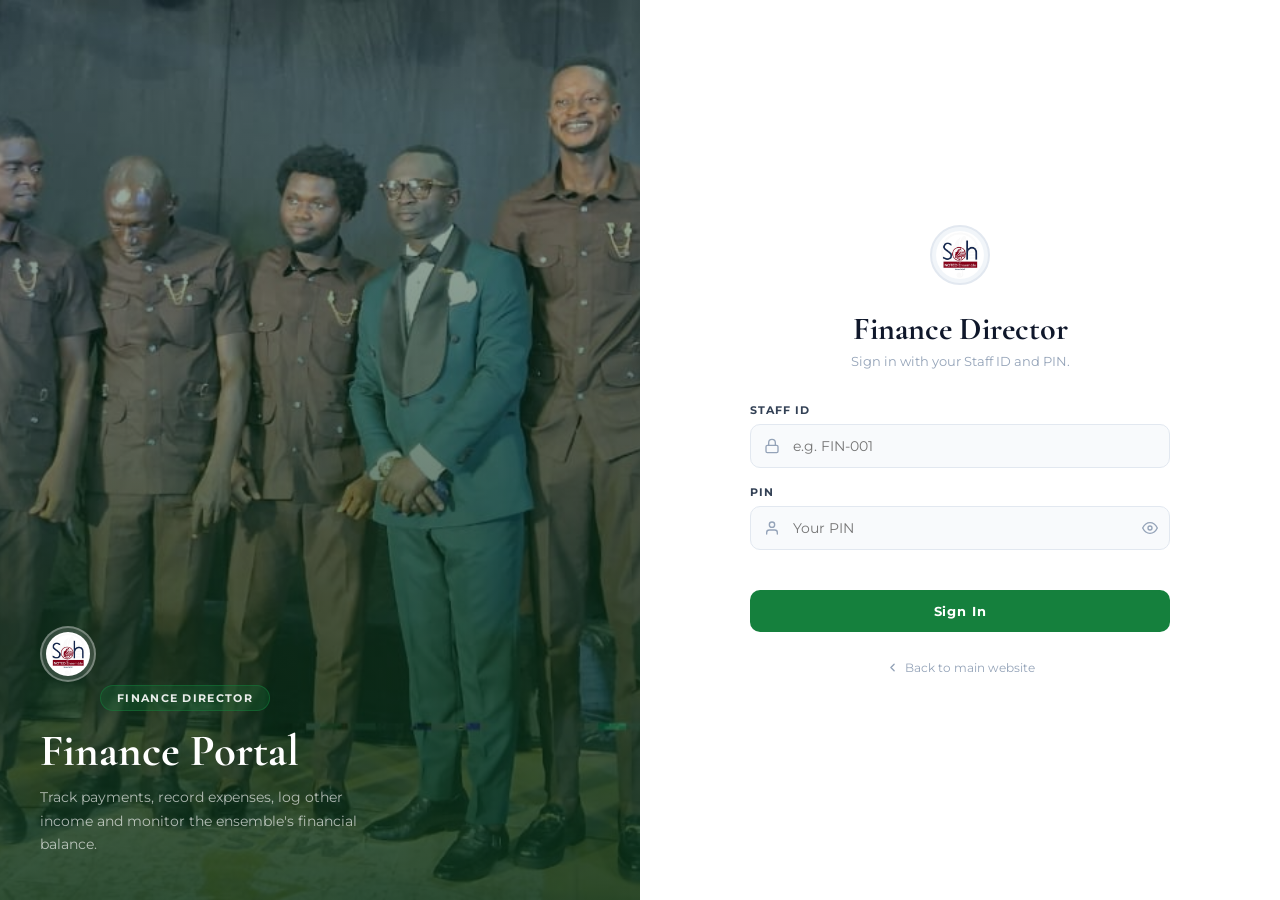
<file: finance-director.html>
﻿<!DOCTYPE html>
<html lang="en">
<head>
<meta charset="UTF-8"/>
<meta name="viewport" content="width=device-width,initial-scale=1.0"/>
<title>Finance Director | Soh NOTED Ensemble</title>
<link rel="preconnect" href="https://fonts.googleapis.com"/>
<link rel="preconnect" href="https://fonts.gstatic.com" crossorigin/>
<link href="https://fonts.googleapis.com/css2?family=Cormorant+Garamond:ital,wght@0,400;0,600;0,700;1,400&family=Montserrat:wght@300;400;500;600;700;800&display=swap" rel="stylesheet"/>
<link rel="stylesheet" href="css/portal.css"/>
<style>
/* ── Finance portal extras ── */
.fd-dash { width:100%; }
.fd-tabs { display:flex; gap:0; background:#f1f5f9; border-radius:10px; padding:4px; margin-bottom:24px; }
.fd-tab  { flex:1; padding:9px 6px; border-radius:8px; font-size:.74rem; font-weight:700; color:#94a3b8; border:none; background:none; cursor:pointer; font-family:'Montserrat',sans-serif; transition:all .25s; white-space:nowrap; }
.fd-tab.active { background:#15803d; color:#fff; }
.fd-panel { display:none; }
.fd-panel.active { display:block; }

.fd-kpi-row { display:grid; grid-template-columns:1fr 1fr 1fr; gap:10px; margin-bottom:18px; }
.fd-kpi { background:#fff; border:1px solid #e2e8f0; border-radius:10px; padding:14px; text-align:center; }
.fd-kpi-n { display:block; font-family:'Cormorant Garamond',serif; font-size:1.5rem; font-weight:700; line-height:1; margin-bottom:3px; }
.fd-kpi-l { font-size:.62rem; color:#94a3b8; text-transform:uppercase; letter-spacing:.07em; }
.fd-kpi-sub { font-size:.68rem; color:#94a3b8; margin-top:4px; }

.fd-section-title { font-size:.68rem; font-weight:700; text-transform:uppercase; letter-spacing:.1em; color:#334155; margin-bottom:10px; display:flex; align-items:center; justify-content:space-between; }

.fd-form { background:#f8fafc; border:1px solid #e2e8f0; border-radius:10px; padding:16px; margin-bottom:16px; }
.fd-form-row2 { display:grid; grid-template-columns:1fr 1fr; gap:10px; }
.fd-fg { margin-bottom:12px; }
.fd-fg label { display:block; font-size:.64rem; font-weight:700; text-transform:uppercase; letter-spacing:.09em; color:#334155; margin-bottom:5px; }
.fd-fg input, .fd-fg select, .fd-fg textarea { width:100%; padding:9px 12px; border:1.5px solid #e2e8f0; border-radius:8px; font-family:'Montserrat',sans-serif; font-size:.84rem; color:#0f172a; background:#fff; transition:border-color .25s; }
.fd-fg input:focus, .fd-fg select:focus, .fd-fg textarea:focus { outline:none; border-color:#15803d; box-shadow:0 0 0 3px rgba(21,128,61,.1); }
.fd-fg textarea { resize:vertical; }
.fd-submit { width:100%; padding:11px; background:#15803d; color:#fff; border:none; border-radius:8px; font-family:'Montserrat',sans-serif; font-size:.82rem; font-weight:700; cursor:pointer; transition:background .25s, transform .2s; }
.fd-submit:hover { background:#166534; transform:translateY(-1px); }
.fd-error { font-size:.76rem; color:#be123c; min-height:14px; margin:4px 0; }

.fd-entry { background:#fff; border:1px solid #e2e8f0; border-radius:8px; padding:12px 14px; margin-bottom:8px; display:flex; align-items:flex-start; justify-content:space-between; gap:10px; }
.fd-entry-left p:first-child { font-size:.86rem; font-weight:700; color:#0f172a; margin-bottom:2px; }
.fd-entry-left p:last-child  { font-size:.76rem; color:#94a3b8; }
.fd-entry-amt { font-family:'Cormorant Garamond',serif; font-size:1.1rem; font-weight:700; white-space:nowrap; }
.fd-cat-badge { display:inline-block; font-size:.64rem; font-weight:700; padding:2px 9px; border-radius:50px; margin-right:4px; }

.fd-pay-row { display:flex; align-items:center; justify-content:space-between; padding:9px 0; border-bottom:1px solid #f1f5f9; }
.fd-pay-row:last-child { border-bottom:none; }
.fd-pay-row p { font-size:.84rem; font-weight:600; color:#0f172a; }
.fd-pay-row small { font-size:.74rem; color:#94a3b8; }

.fd-sign-out { width:100%; padding:10px; background:transparent; color:#94a3b8; border:1.5px solid #e2e8f0; border-radius:8px; font-family:'Montserrat',sans-serif; font-size:.76rem; font-weight:600; cursor:pointer; transition:all .25s; margin-top:12px; }
.fd-sign-out:hover { border-color:#be123c; color:#be123c; }

.fd-empty { text-align:center; color:#94a3b8; padding:20px; font-size:.82rem; font-style:italic; }

@media(max-width:480px){ .fd-kpi-row{grid-template-columns:1fr 1fr} .fd-form-row2{grid-template-columns:1fr} }
</style>
</head>
<body>

<div class="pl-wrap">

  <!-- LEFT: choir image -->
  <div class="pl-left">
    <div class="pl-left-bg" style="background-image:url('images/2.jpeg')"></div>
    <div class="pl-left-overlay" style="background:linear-gradient(to bottom,rgba(5,46,22,.3) 0%,rgba(5,46,22,.82) 100%)"></div>
    <div class="pl-left-content">
      <img src="images/logo.png" alt="Soh NOTED Ensemble" onerror="this.style.display='none'"/>
      <span class="pl-left-role-badge" style="background:rgba(21,128,61,.25);border-color:rgba(21,128,61,.5)">Finance Director</span>
      <h1>Finance Portal</h1>
      <p>Track payments, record expenses, log other income and monitor the ensemble's financial balance.</p>
    </div>
  </div>

  <!-- RIGHT -->
  <div class="pl-right">
    <div class="pl-form-wrap" style="max-width:420px">

      <!-- LOGIN -->
      <div id="fdLoginPanel" style="display:block">
        <img src="images/logo.png" alt="Soh NOTED Ensemble" class="pl-form-logo" onerror="this.style.display='none'"/>
        <h2 class="pl-form-title">Finance Director</h2>
        <p class="pl-form-sub">Sign in with your Staff ID and PIN.</p>
        <form id="fdLoginForm" novalidate autocomplete="off">
          <div class="pl-fg">
            <label for="fdId">Staff ID</label>
            <div class="pl-input-wrap">
              <span class="pl-input-icon"><svg xmlns="http://www.w3.org/2000/svg" width="16" height="16" viewBox="0 0 24 24" fill="none" stroke="currentColor" stroke-width="2" stroke-linecap="round" stroke-linejoin="round"><rect x="3" y="11" width="18" height="11" rx="2"/><path d="M7 11V7a5 5 0 0 1 10 0v4"/></svg></span>
              <input type="text" id="fdId" placeholder="e.g. FIN-001" autocomplete="off" required/>
            </div>
          </div>
          <div class="pl-fg">
            <label for="fdPin">PIN</label>
            <div class="pl-input-wrap">
              <span class="pl-input-icon"><svg xmlns="http://www.w3.org/2000/svg" width="16" height="16" viewBox="0 0 24 24" fill="none" stroke="currentColor" stroke-width="2" stroke-linecap="round" stroke-linejoin="round"><path d="M20 21v-2a4 4 0 0 0-4-4H8a4 4 0 0 0-4 4v2"/><circle cx="12" cy="7" r="4"/></svg></span>
              <input type="password" id="fdPin" placeholder="Your PIN" maxlength="6" required/>
              <button type="button" class="pl-eye" onclick="toggleEye('fdPin')">
                <svg xmlns="http://www.w3.org/2000/svg" width="16" height="16" viewBox="0 0 24 24" fill="none" stroke="currentColor" stroke-width="2" stroke-linecap="round" stroke-linejoin="round"><path d="M1 12s4-8 11-8 11 8 11 8-4 8-11 8-11-8-11-8z"/><circle cx="12" cy="12" r="3"/></svg>
              </button>
            </div>
          </div>
          <div class="pl-error" id="fdErr"></div>
          <button type="submit" class="pl-submit" style="background:#15803d">Sign In</button>
        </form>
        <a href="index.html" class="pl-back">
          <svg xmlns="http://www.w3.org/2000/svg" width="13" height="13" viewBox="0 0 24 24" fill="none" stroke="currentColor" stroke-width="2.5" stroke-linecap="round" stroke-linejoin="round"><path d="m15 18-6-6 6-6"/></svg>
          Back to main website
        </a>
      </div>

      <!-- DASHBOARD (after login) -->
      <div id="fdDashPanel" style="display:none" class="fd-dash">
        <div style="display:flex;align-items:center;justify-content:space-between;margin-bottom:16px">
          <div>
            <p style="font-size:.68rem;color:#94a3b8;text-transform:uppercase;letter-spacing:.1em">Finance Portal</p>
            <p style="font-family:'Cormorant Garamond',serif;font-size:1.3rem;font-weight:700;color:#0f172a" id="fdWelcome">—</p>
          </div>
          <button class="fd-sign-out" style="width:auto;padding:8px 16px;margin-top:0" onclick="fdLogout()">Sign Out</button>
        </div>

        <!-- Tabs -->
        <div class="fd-tabs">
          <button class="fd-tab active" onclick="fdSwitchTab('fdTabDash',this)">Dashboard</button>
          <button class="fd-tab" onclick="fdSwitchTab('fdTabPay',this)">Payments</button>
          <button class="fd-tab" onclick="fdSwitchTab('fdTabExp',this)">Expenses</button>
          <button class="fd-tab" onclick="fdSwitchTab('fdTabInc',this)">Other Income</button>
        </div>

        <!-- ═══════ DASHBOARD TAB ═══════ -->
        <div class="fd-panel active" id="fdTabDash">
          <div class="fd-kpi-row">
            <div class="fd-kpi">
              <span class="fd-kpi-n" id="kpiIncome" style="color:#166534">GHS 0</span>
              <span class="fd-kpi-l">Total Income</span>
              <p class="fd-kpi-sub" id="kpiIncomeBreak">—</p>
            </div>
            <div class="fd-kpi">
              <span class="fd-kpi-n" id="kpiSpent" style="color:#be123c">GHS 0</span>
              <span class="fd-kpi-l">Total Spent</span>
              <p class="fd-kpi-sub" id="kpiSpentBreak">—</p>
            </div>
            <div class="fd-kpi">
              <span class="fd-kpi-n" id="kpiBalance">GHS 0</span>
              <span class="fd-kpi-l">Balance</span>
              <p class="fd-kpi-sub">Income − Expenses</p>
            </div>
          </div>

          <!-- Recent activity -->
          <p class="fd-section-title">Recent Activity</p>
          <div id="fdRecentList"><p class="fd-empty">No entries yet.</p></div>
        </div>

        <!-- ═══════ PAYMENTS TAB ═══════ -->
        <div class="fd-panel" id="fdTabPay">
          <p class="fd-section-title">Member Payments <span id="fdPayTotal" style="color:#166534">GHS 0</span></p>
          <div id="fdPayList"><p class="fd-empty">No payments recorded yet.</p></div>
        </div>

        <!-- ═══════ EXPENSES TAB ═══════ -->
        <div class="fd-panel" id="fdTabExp">
          <p class="fd-section-title">Record Expense <span></span></p>

          <div class="fd-form">
            <div class="fd-form-row2">
              <div class="fd-fg">
                <label>Date &amp; Time</label>
                <input type="datetime-local" id="expDate"/>
              </div>
              <div class="fd-fg">
                <label>Category</label>
                <select id="expCat">
                  <option value="">Select category</option>
                  <option value="Dues">Dues</option>
                  <option value="Program Tickets">Program Tickets</option>
                  <option value="Welfare">Welfare</option>
                  <option value="Costume">Costume</option>
                  <option value="Trip/Transportation">Trip/Transportation</option>
                  <option value="Other">Other</option>
                </select>
              </div>
            </div>
            <div class="fd-fg">
              <label>Amount (GHS)</label>
              <input type="number" id="expAmount" placeholder="0.00" min="0" step="0.01"/>
            </div>
            <div class="fd-fg">
              <label>Description (what was it spent on?)</label>
              <textarea id="expNote" rows="2" placeholder="e.g. Transport for 3 members to Accra concert"></textarea>
            </div>
            <div class="fd-error" id="expErr"></div>
            <button class="fd-submit" onclick="saveExpense()">Save Expense</button>
          </div>

          <p class="fd-section-title">All Expenses <span id="fdExpTotal" style="color:#be123c">GHS 0</span></p>
          <div id="fdExpList"><p class="fd-empty">No expenses recorded yet.</p></div>
        </div>

        <!-- ═══════ OTHER INCOME TAB ═══════ -->
        <div class="fd-panel" id="fdTabInc">
          <p class="fd-section-title">Record Other Income <span></span></p>

          <div class="fd-form">
            <div class="fd-form-row2">
              <div class="fd-fg">
                <label>Date &amp; Time Received</label>
                <input type="datetime-local" id="incDate"/>
              </div>
              <div class="fd-fg">
                <label>Source / Type</label>
                <select id="incType">
                  <option value="">Select type</option>
                  <option value="Donation">Donation</option>
                  <option value="Offering">Offering</option>
                  <option value="Sponsorship">Sponsorship</option>
                  <option value="Fundraising">Fundraising</option>
                  <option value="Other">Other</option>
                </select>
              </div>
            </div>
            <div class="fd-fg">
              <label>Amount (GHS)</label>
              <input type="number" id="incAmount" placeholder="0.00" min="0" step="0.01"/>
            </div>
            <div class="fd-fg">
              <label>Received from</label>
              <input type="text" id="incFrom" placeholder="Name of donor, organisation or event"/>
            </div>
            <div class="fd-error" id="incErr"></div>
            <button class="fd-submit" onclick="saveIncome()">Save Income</button>
          </div>

          <p class="fd-section-title">All Other Income <span id="fdIncTotal" style="color:#166534">GHS 0</span></p>
          <div id="fdIncList"><p class="fd-empty">No other income recorded yet.</p></div>
        </div>

      </div><!-- /fdDashPanel -->

    </div>
  </div>
</div>

<script>
// ── Storage ──
const G  = k => { try { return JSON.parse(localStorage.getItem(k))||[]; } catch { return []; } };
const S  = (k,v) => localStorage.setItem(k, JSON.stringify(v));
const GO = k => { try { return JSON.parse(localStorage.getItem(k))||{}; } catch { return {}; } };

// ── Payment category keys (must match admin.js) ──
const PAY_CATS = {
  dues:    { key:'sne_pay_dues',    label:'Monthly Dues',        color:'#1e3a8a' },
  welfare: { key:'sne_pay_welfare', label:'Welfare',             color:'#15803d' },
  costume: { key:'sne_pay_costume', label:'Costume',             color:'#7c3aed' },
  trip:    { key:'sne_pay_trip',    label:'Trip/Transportation', color:'#b45309' }
};

// ── Expense key ──
const K_EXP = 'sne_fin_expenses';
const K_INC = 'sne_fin_income';

// ── Hash ──
function hp(p){ let h=0; for(let i=0;i<p.length;i++){h=Math.imul(31,h)+p.charCodeAt(i)|0;} return h.toString(16); }
function toggleEye(id){ const f=document.getElementById(id); f.type=f.type==='password'?'text':'password'; }

// ── Allowed Staff IDs with their roles ──
// Admin or Treasurer or Finance Director role, OR the hardcoded FIN-001
function canAccessFinance(m){ return m.isAdmin || m.role==='Treasurer' || m.role==='Finance Director'; }
function checkHardcoded(id, pin){ return id==='FIN-001' && hp(pin)===hp('3333'); }

let CU = null;

function fdLogout(){
  sessionStorage.removeItem('fd_user');
  CU = null;
  document.getElementById('fdLoginPanel').style.display = 'block';
  document.getElementById('fdDashPanel').style.display  = 'none';
}

function fdSwitchTab(id, btn){
  document.querySelectorAll('.fd-tab').forEach(t=>t.classList.remove('active'));
  document.querySelectorAll('.fd-panel').forEach(p=>p.classList.remove('active'));
  btn.classList.add('active');
  document.getElementById(id)?.classList.add('active');
  if(id==='fdTabDash') renderDashboard();
  if(id==='fdTabPay')  renderPayments();
  if(id==='fdTabExp')  renderExpenses();
  if(id==='fdTabInc')  renderOtherIncome();
}

function showDash(name){
  document.getElementById('fdLoginPanel').style.display = 'none';
  document.getElementById('fdDashPanel').style.display  = 'block';
  document.getElementById('fdWelcome').textContent = name;
  // Set default datetime to now
  const now = new Date().toISOString().slice(0,16);
  ['expDate','incDate'].forEach(id=>{ const el=document.getElementById(id); if(el) el.value=now; });
  renderDashboard();
}

// ── LOGIN ──
document.getElementById('fdLoginForm').addEventListener('submit', e=>{
  e.preventDefault();
  const id  = document.getElementById('fdId').value.trim().toUpperCase();
  const pin = document.getElementById('fdPin').value.trim();
  const err = document.getElementById('fdErr');
  err.textContent = '';
  // Check hardcoded FIN-001
  if(checkHardcoded(id, pin)){
    CU = { id:'FIN-001', name:'Finance Director', isAdmin:false, role:'Finance Director' };
    sessionStorage.setItem('fd_user', JSON.stringify(CU));
    showDash('Finance Director');
    return;
  }
  // Check sne_m members
  const m = G('sne_m').find(m=>m.id===id);
  if(!m){ err.textContent='Staff ID not found. Contact the Executive Director.'; return; }
  if(m.status==='inactive'){ err.textContent='Account deactivated.'; return; }
  if(m.pin!==hp(pin)){ err.textContent='Incorrect PIN.'; return; }
  if(!canAccessFinance(m)){ err.textContent='You do not have Finance Director access.'; return; }
  CU = m;
  sessionStorage.setItem('fd_user', JSON.stringify(CU));
  showDash(m.name);
});

// ── Auto-login ──
const saved = sessionStorage.getItem('fd_user');
if(saved){ try{ CU=JSON.parse(saved); showDash(CU.name); } catch{} }

// ── Helpers ──
function fmt(n){ return 'GHS '+(n||0).toLocaleString('en-GH',{minimumFractionDigits:2,maximumFractionDigits:2}); }
function fmtDT(dt){ if(!dt) return '—'; return new Date(dt).toLocaleString('en-GB',{day:'numeric',month:'short',year:'numeric',hour:'2-digit',minute:'2-digit'}); }
function catBadge(cat, color){ return `<span class="fd-cat-badge" style="background:${color||'#e2e8f0'};color:#fff">${cat}</span>`; }

// ── Calculate totals ──
function getTotals(){
  // Member payments
  const month = (new Date().getMonth()+1).toString().padStart(2,'0');
  const year  = new Date().getFullYear().toString();
  let memberIncome = 0;
  Object.values(PAY_CATS).forEach(c=>{
    const rs = G(c.key);
    rs.filter(r=>r.paid).forEach(r=>{ memberIncome += (r.amount||0); });
  });
  // Ticket revenue
  const tickets = G('sne_tickets');
  const ticketRev = tickets.filter(t=>t.status==='paid').reduce((s,t)=>s+(t.amount||0), 0);
  memberIncome += ticketRev;
  // Other income
  const otherInc = G(K_INC).reduce((s,r)=>s+(parseFloat(r.amount)||0), 0);
  const totalIncome = memberIncome + otherInc;
  // Expenses
  const totalExp = G(K_EXP).reduce((s,r)=>s+(parseFloat(r.amount)||0), 0);
  const balance  = totalIncome - totalExp;
  return { memberIncome, otherInc, totalIncome, totalExp, balance };
}

// ── DASHBOARD ──
function renderDashboard(){
  const { memberIncome, otherInc, totalIncome, totalExp, balance } = getTotals();
  document.getElementById('kpiIncome').textContent = fmt(totalIncome);
  document.getElementById('kpiIncomeBreak').textContent = `Members ${fmt(memberIncome)} + Other ${fmt(otherInc)}`;
  document.getElementById('kpiSpent').textContent = fmt(totalExp);
  document.getElementById('kpiSpentBreak').textContent = `Expenses recorded`;
  const balEl = document.getElementById('kpiBalance');
  balEl.textContent = fmt(balance);
  balEl.style.color = balance < 0 ? '#be123c' : '#166534';
  // Recent: last 5 from expenses + other income, merged and sorted
  const exp = G(K_EXP).map(e=>({...e,_type:'expense'}));
  const inc = G(K_INC).map(i=>({...i,_type:'income'}));
  const all = [...exp,...inc].sort((a,b)=>new Date(b.date)-new Date(a.date)).slice(0,5);
  const list = document.getElementById('fdRecentList');
  if(!all.length){ list.innerHTML='<p class="fd-empty">No activity yet.</p>'; return; }
  list.innerHTML = all.map(e=>{
    const isExp = e._type==='expense';
    return `<div class="fd-entry">
      <div class="fd-entry-left">
        <p>${isExp?e.note:(e.from||'—')}</p>
        <p>${isExp?catBadge(e.cat,'#64748b'):`${catBadge(e.type,'#166534')}`} ${fmtDT(e.date)}</p>
      </div>
      <span class="fd-entry-amt" style="color:${isExp?'#be123c':'#166534'}">${isExp?'-':'+'}${fmt(parseFloat(e.amount))}</span>
    </div>`;
  }).join('');
}

// ── PAYMENTS ──
function renderPayments(){
  let total = 0;
  const rows = [];
  // Ticket sales
  const tickets = G('sne_tickets').filter(t=>t.status==='paid');
  const tickRev  = tickets.reduce((s,t)=>s+(t.amount||0),0);
  if(tickRev>0){ rows.push({label:'Concert Ticket Sales', amount:tickRev, color:'#1e3a8a', count:tickets.length+' orders'}); total+=tickRev; }
  // Member payment cats
  Object.values(PAY_CATS).forEach(c=>{
    const paid = G(c.key).filter(r=>r.paid);
    const sum  = paid.reduce((s,r)=>s+(r.amount||0),0);
    rows.push({label:c.label, amount:sum, color:c.color, count:paid.length+' members paid'});
    total += sum;
  });
  document.getElementById('fdPayTotal').textContent = fmt(total);
  const list = document.getElementById('fdPayList');
  if(!rows.length){ list.innerHTML='<p class="fd-empty">No payments yet.</p>'; return; }
  list.innerHTML = rows.map(r=>`
    <div class="fd-pay-row">
      <div>
        <p>${r.label}</p>
        <small>${r.count}</small>
      </div>
      <span style="font-family:'Cormorant Garamond',serif;font-size:1.1rem;font-weight:700;color:${r.color}">${fmt(r.amount)}</span>
    </div>`).join('');
}

// ── EXPENSES ──
function saveExpense(){
  const date   = document.getElementById('expDate').value;
  const cat    = document.getElementById('expCat').value;
  const amount = parseFloat(document.getElementById('expAmount').value);
  const note   = document.getElementById('expNote').value.trim();
  const err    = document.getElementById('expErr');
  err.textContent = '';
  if(!amount||amount<=0){ err.textContent='Please enter a valid amount.'; return; }
  if(!note){ err.textContent='Please describe what the money was spent on.'; return; }
  if(!cat){ err.textContent='Please select a category.'; return; }
  const exps = G(K_EXP);
  exps.unshift({ id:'EXP-'+Date.now(), date:date||new Date().toISOString(), cat, amount, note, recordedBy:CU?.name||'Finance Director' });
  S(K_EXP, exps);
  document.getElementById('expAmount').value = '';
  document.getElementById('expNote').value   = '';
  document.getElementById('expDate').value   = new Date().toISOString().slice(0,16);
  renderExpenses();
  renderDashboard();
}

function renderExpenses(){
  const exps  = G(K_EXP);
  const total = exps.reduce((s,e)=>s+(parseFloat(e.amount)||0), 0);
  document.getElementById('fdExpTotal').textContent = fmt(total);
  const list = document.getElementById('fdExpList');
  if(!exps.length){ list.innerHTML='<p class="fd-empty">No expenses recorded yet.</p>'; return; }
  const catColors = { Dues:'#1e3a8a', 'Program Tickets':'#7c3aed', Welfare:'#15803d', Costume:'#b45309', 'Trip/Transportation':'#0891b2', Other:'#64748b' };
  list.innerHTML = exps.map(e=>`
    <div class="fd-entry">
      <div class="fd-entry-left">
        <p>${e.note}</p>
        <p>${catBadge(e.cat, catColors[e.cat]||'#64748b')} ${fmtDT(e.date)} &nbsp;·&nbsp; <span style="color:#94a3b8">${e.recordedBy||'—'}</span></p>
      </div>
      <span class="fd-entry-amt" style="color:#be123c">-${fmt(parseFloat(e.amount))}</span>
    </div>`).join('');
}

// ── OTHER INCOME ──
function saveIncome(){
  const date   = document.getElementById('incDate').value;
  const type   = document.getElementById('incType').value;
  const amount = parseFloat(document.getElementById('incAmount').value);
  const from   = document.getElementById('incFrom').value.trim();
  const err    = document.getElementById('incErr');
  err.textContent = '';
  if(!amount||amount<=0){ err.textContent='Please enter a valid amount.'; return; }
  if(!type){ err.textContent='Please select an income type.'; return; }
  const incs = G(K_INC);
  incs.unshift({ id:'INC-'+Date.now(), date:date||new Date().toISOString(), type, amount, from, recordedBy:CU?.name||'Finance Director' });
  S(K_INC, incs);
  document.getElementById('incAmount').value = '';
  document.getElementById('incFrom').value   = '';
  document.getElementById('incDate').value   = new Date().toISOString().slice(0,16);
  renderOtherIncome();
  renderDashboard();
}

function renderOtherIncome(){
  const incs  = G(K_INC);
  const total = incs.reduce((s,r)=>s+(parseFloat(r.amount)||0), 0);
  document.getElementById('fdIncTotal').textContent = fmt(total);
  const list = document.getElementById('fdIncList');
  if(!incs.length){ list.innerHTML='<p class="fd-empty">No other income recorded yet.</p>'; return; }
  const typeColors = { Donation:'#166534', Offering:'#1e3a8a', Sponsorship:'#7c3aed', Fundraising:'#b45309', Other:'#64748b' };
  list.innerHTML = incs.map(r=>`
    <div class="fd-entry">
      <div class="fd-entry-left">
        <p>${r.from||'—'}</p>
        <p>${catBadge(r.type, typeColors[r.type]||'#64748b')} ${fmtDT(r.date)} &nbsp;·&nbsp; <span style="color:#94a3b8">${r.recordedBy||'—'}</span></p>
      </div>
      <span class="fd-entry-amt" style="color:#166534">+${fmt(parseFloat(r.amount))}</span>
    </div>`).join('');
}
</script>
</body>
</html>
</file>
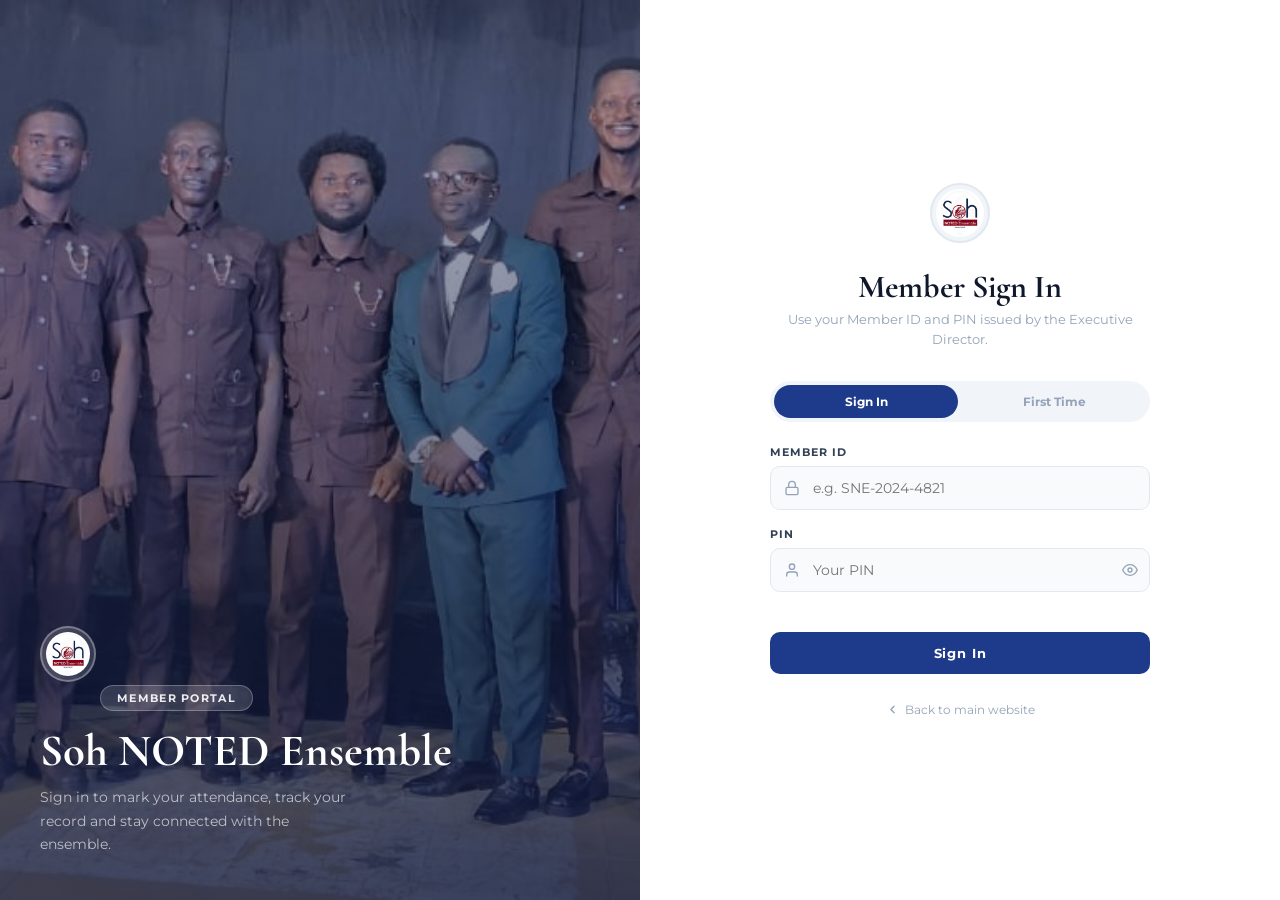
<file: member-portal.html>
﻿<!DOCTYPE html>
<html lang="en">
<head>
<meta charset="UTF-8"/>
<meta name="viewport" content="width=device-width,initial-scale=1.0"/>
<title>Member Portal | Soh NOTED Ensemble</title>
<link rel="preconnect" href="https://fonts.googleapis.com"/>
<link rel="preconnect" href="https://fonts.gstatic.com" crossorigin/>
<link href="https://fonts.googleapis.com/css2?family=Cormorant+Garamond:ital,wght@0,400;0,600;0,700;1,400&family=Montserrat:wght@300;400;500;600;700;800&display=swap" rel="stylesheet"/>
<link rel="stylesheet" href="css/portal.css"/>
</head>
<body>
<div class="pl-wrap">

  <!-- LEFT: choir image -->
  <div class="pl-left">
    <div class="pl-left-bg" style="background-image:url('images/1.jpeg')"></div>
    <div class="pl-left-overlay"></div>
    <div class="pl-left-content">
      <img src="images/logo.png" alt="Soh NOTED Ensemble" onerror="this.style.display='none'"/>
      <span class="pl-left-role-badge">Member Portal</span>
      <h1>Soh NOTED Ensemble</h1>
      <p>Sign in to mark your attendance, track your record and stay connected with the ensemble.</p>
    </div>
  </div>

  <!-- RIGHT: form -->
  <div class="pl-right">
    <div class="pl-form-wrap">
      <img src="images/logo.png" alt="Soh NOTED Ensemble" class="pl-form-logo" onerror="this.style.display='none'"/>
      <h2 class="pl-form-title">Member Sign In</h2>
      <p class="pl-form-sub">Use your Member ID and PIN issued by the Executive Director.</p>

      <div class="pl-tabs">
        <button class="pl-tab active" onclick="switchTab('plSignIn',this)">Sign In</button>
        <button class="pl-tab" onclick="switchTab('plSetPin',this)">First Time</button>
      </div>

      <!-- Sign In -->
      <div class="pl-panel active" id="plSignIn">
        <form id="plLoginForm" novalidate autocomplete="off">
          <div class="pl-fg">
            <label for="plId">Member ID</label>
            <div class="pl-input-wrap">
              <span class="pl-input-icon"><svg xmlns="http://www.w3.org/2000/svg" width="16" height="16" viewBox="0 0 24 24" fill="none" stroke="currentColor" stroke-width="2" stroke-linecap="round" stroke-linejoin="round"><rect x="3" y="11" width="18" height="11" rx="2"/><path d="M7 11V7a5 5 0 0 1 10 0v4"/></svg></span>
              <input type="text" id="plId" placeholder="e.g. SNE-2024-4821" autocomplete="off" required/>
            </div>
          </div>
          <div class="pl-fg">
            <label for="plPin">PIN</label>
            <div class="pl-input-wrap">
              <span class="pl-input-icon"><svg xmlns="http://www.w3.org/2000/svg" width="16" height="16" viewBox="0 0 24 24" fill="none" stroke="currentColor" stroke-width="2" stroke-linecap="round" stroke-linejoin="round"><path d="M20 21v-2a4 4 0 0 0-4-4H8a4 4 0 0 0-4 4v2"/><circle cx="12" cy="7" r="4"/></svg></span>
              <input type="password" id="plPin" placeholder="Your PIN" maxlength="6" required/>
              <button type="button" class="pl-eye" onclick="toggleEye('plPin')">
                <svg xmlns="http://www.w3.org/2000/svg" width="16" height="16" viewBox="0 0 24 24" fill="none" stroke="currentColor" stroke-width="2" stroke-linecap="round" stroke-linejoin="round"><path d="M1 12s4-8 11-8 11 8 11 8-4 8-11 8-11-8-11-8z"/><circle cx="12" cy="12" r="3"/></svg>
              </button>
            </div>
          </div>
          <div class="pl-error" id="plLoginErr"></div>
          <button type="submit" class="pl-submit">Sign In</button>
        </form>
      </div>

      <!-- First Time / Set PIN -->
      <div class="pl-panel" id="plSetPin">
        <form id="plSetupForm" novalidate autocomplete="off">
          <div class="pl-fg">
            <label for="plSetupId">Member ID</label>
            <div class="pl-input-wrap">
              <span class="pl-input-icon"><svg xmlns="http://www.w3.org/2000/svg" width="16" height="16" viewBox="0 0 24 24" fill="none" stroke="currentColor" stroke-width="2" stroke-linecap="round" stroke-linejoin="round"><rect x="3" y="11" width="18" height="11" rx="2"/><path d="M7 11V7a5 5 0 0 1 10 0v4"/></svg></span>
              <input type="text" id="plSetupId" placeholder="Given by the Executive Director" required/>
            </div>
          </div>
          <div class="pl-fg">
            <label for="plNewPin">Create PIN (4&ndash;6 digits)</label>
            <div class="pl-input-wrap">
              <span class="pl-input-icon"><svg xmlns="http://www.w3.org/2000/svg" width="16" height="16" viewBox="0 0 24 24" fill="none" stroke="currentColor" stroke-width="2" stroke-linecap="round" stroke-linejoin="round"><rect x="3" y="11" width="18" height="11" rx="2"/><path d="M7 11V7a5 5 0 0 1 10 0v4"/></svg></span>
              <input type="password" id="plNewPin" placeholder="Choose a PIN" maxlength="6" required/>
            </div>
          </div>
          <div class="pl-fg">
            <label for="plNewPin2">Confirm PIN</label>
            <div class="pl-input-wrap">
              <span class="pl-input-icon"><svg xmlns="http://www.w3.org/2000/svg" width="16" height="16" viewBox="0 0 24 24" fill="none" stroke="currentColor" stroke-width="2" stroke-linecap="round" stroke-linejoin="round"><rect x="3" y="11" width="18" height="11" rx="2"/><path d="M7 11V7a5 5 0 0 1 10 0v4"/></svg></span>
              <input type="password" id="plNewPin2" placeholder="Repeat PIN" maxlength="6" required/>
            </div>
          </div>
          <div class="pl-error" id="plSetupErr"></div>
          <button type="submit" class="pl-submit">Set PIN &amp; Sign In</button>
        </form>
      </div>

      <!-- Dashboard -->
      <div class="pl-panel" id="plDashboard">
        <div class="pl-dash-welcome">
          <p>Welcome back</p>
          <p class="pl-dash-name" id="plDashName">—</p>
          <p class="pl-dash-meta" id="plDashMeta">—</p>
        </div>

        <!-- Announcements from ED -->
        <div id="plAnnBox" style="display:none;margin-bottom:16px">
          <p style="font-size:.68rem;font-weight:700;text-transform:uppercase;letter-spacing:.1em;color:#1d4ed8;margin-bottom:8px">Announcements</p>
          <div id="plAnnList"></div>
        </div>

        <div class="pl-stats">
          <div class="pl-stat"><span class="pl-stat-n" id="plPct">—</span><span class="pl-stat-l">Attendance</span></div>
          <div class="pl-stat"><span class="pl-stat-n" id="plP" style="color:#166534">0</span><span class="pl-stat-l">Present</span></div>
          <div class="pl-stat"><span class="pl-stat-n" id="plA" style="color:#be123c">0</span><span class="pl-stat-l">Absent</span></div>
        </div>

        <!-- Today's session -->
        <div id="plNoSes" class="pl-session-box" style="text-align:center;color:#94a3b8">
          <p style="font-weight:600;color:#475569;margin-bottom:4px">No session today</p>
          <p style="font-size:.8rem">Check back on your next rehearsal day.</p>
        </div>
        <div id="plSesBox" class="pl-session-box" style="display:none">
          <p class="pl-session-type" id="plSesType">—</p>
          <p class="pl-session-title" id="plSesTitle">—</p>
          <p class="pl-session-meta" id="plSesMeta">—</p>
          <div id="plSPresent" class="pl-status-present" style="display:none">
            <svg xmlns="http://www.w3.org/2000/svg" width="18" height="18" viewBox="0 0 24 24" fill="none" stroke="currentColor" stroke-width="2.5" stroke-linecap="round" stroke-linejoin="round"><path d="M22 11.08V12a10 10 0 1 1-5.93-9.14"/><polyline points="22 4 12 14.01 9 11.01"/></svg>
            Verified Present — Director has approved your check-in
          </div>
          <div id="plSPending" class="pl-status-pending" style="display:none">
            Check-in submitted — awaiting director approval
          </div>
          <div id="plSClosed"  class="pl-status-closed"  style="display:none">Check-in window has closed for this session.</div>
          <div id="plSSoon"    class="pl-status-soon"    style="display:none">Check-in opens <strong id="plOpensIn">—</strong> before start.</div>
          <div id="plSCode" style="display:none">
            <p style="font-size:.8rem;color:#475569;margin-bottom:10px">Enter the 6-digit code from the director:</p>
            <div class="pl-code-row" id="plCodeBoxes">
              <input class="pl-code-box" maxlength="1" inputmode="numeric"/>
              <input class="pl-code-box" maxlength="1" inputmode="numeric"/>
              <input class="pl-code-box" maxlength="1" inputmode="numeric"/>
              <input class="pl-code-box" maxlength="1" inputmode="numeric"/>
              <input class="pl-code-box" maxlength="1" inputmode="numeric"/>
              <input class="pl-code-box" maxlength="1" inputmode="numeric"/>
            </div>
            <div class="pl-error" id="plCodeErr"></div>
            <button class="pl-code-submit" id="plCodeSubmit">Mark Me Present</button>
          </div>
        </div>

        <!-- My Payments -->
        <div class="pl-session-box" style="margin-top:4px">
          <p class="pl-session-type" style="margin-bottom:10px">My Payments</p>
          <div id="plPayments" style="display:flex;flex-direction:column;gap:8px">
            <!-- filled by JS -->
          </div>
        </div>

        <button class="pl-sign-out" onclick="plLogout()">Sign Out</button>
      </div>

      <a href="index.html" class="pl-back">
        <svg xmlns="http://www.w3.org/2000/svg" width="13" height="13" viewBox="0 0 24 24" fill="none" stroke="currentColor" stroke-width="2.5" stroke-linecap="round" stroke-linejoin="round"><path d="m15 18-6-6 6-6"/></svg>
        Back to main website
      </a>
    </div>
  </div>

</div>
<script>
const G=k=>{try{return JSON.parse(localStorage.getItem(k))||[];}catch{return[];}};
const S=(k,v)=>localStorage.setItem(k,JSON.stringify(v));
const KM='sne_m',KS='sne_s',KR='sne_r';
function hp(p){let h=0;for(let i=0;i<p.length;i++){h=Math.imul(31,h)+p.charCodeAt(i)|0;}return h.toString(16);}
function switchTab(id,btn){document.querySelectorAll('.pl-tab').forEach(t=>t.classList.remove('active'));document.querySelectorAll('.pl-panel').forEach(p=>p.classList.remove('active'));btn.classList.add('active');document.getElementById(id).classList.add('active');}
function toggleEye(id){const f=document.getElementById(id);f.type=f.type==='password'?'text':'password';}
function getTodaySes(){const t=new Date().toISOString().split('T')[0];return G(KS).find(s=>s.date===t)||null;}
function getRecord(sId,mId){return G(KR).find(r=>r.sId===sId&&r.mId===mId);}
function setRecord(sId,mId,status){let rs=G(KR);const i=rs.findIndex(r=>r.sId===sId&&r.mId===mId);const rec={sId,mId,status,time:new Date().toISOString()};if(i>=0)rs[i]=rec;else rs.push(rec);S(KR,rs);}
function sesTiming(s){const now=new Date();const start=new Date(s.date+'T'+s.start);const openAt=new Date(start.getTime()-s.openBefore*60000);const closeAt=new Date(start.getTime()+s.closeAfter*60000);if(now<openAt)return{status:'upcoming',openAt};if(now>closeAt)return{status:'closed'};return{status:'open'};}
function memberStats(mId){const ss=G(KS),rs=G(KR);let p=0,a=0;ss.forEach(s=>{const r=rs.find(r=>r.sId===s.id&&r.mId===mId);if(r&&r.status==='present')p++;else a++;});const tot=ss.length;const pct=tot>0?Math.round(p/tot*100):0;return{p,a,tot,pct};}

let CU=null;
function plLogout(){
  if(window._plRefresh) clearInterval(window._plRefresh);
  sessionStorage.removeItem('pl_user');
  CU=null;
  document.querySelectorAll('.pl-panel').forEach(p=>p.classList.remove('active'));
  document.getElementById('plSignIn').classList.add('active');
  document.querySelectorAll('.pl-tab').forEach((t,i)=>t.classList.toggle('active',i===0));
}

function showDash(){
  document.querySelectorAll('.pl-panel').forEach(p=>p.classList.remove('active'));
  document.getElementById('plDashboard').classList.add('active');
  document.querySelectorAll('.pl-tab').forEach(t=>t.classList.remove('active'));
  document.getElementById('plDashName').textContent=CU.name;
  document.getElementById('plDashMeta').textContent=CU.role+' · '+CU.voice+' · '+CU.id;
  const st=memberStats(CU.id);
  document.getElementById('plPct').textContent=st.pct+'%';
  document.getElementById('plP').textContent=st.p;
  document.getElementById('plA').textContent=st.a;
  loadAnnouncements();
  loadPayments();
  loadToday();
  // Auto-refresh every 30s to pick up admin approvals
  if(window._plRefresh) clearInterval(window._plRefresh);
  window._plRefresh = setInterval(()=>{ loadToday(); loadPayments(); }, 30000);
}

function loadAnnouncements(){
  const anns = JSON.parse(localStorage.getItem('sne_announcements')||'[]');
  const box  = document.getElementById('plAnnBox');
  const list = document.getElementById('plAnnList');
  if(!anns.length){ box.style.display='none'; return; }
  box.style.display='block';
  list.innerHTML = anns.slice(0,3).map(a=>`
    <div style="background:${a.pinned?'#f0f4ff':'#f8fafc'};border:1px solid ${a.pinned?'#c7d2fe':'#e2e8f0'};border-radius:10px;padding:12px 14px;margin-bottom:8px">
      ${a.pinned?'<span style="font-size:.64rem;font-weight:700;text-transform:uppercase;letter-spacing:.08em;color:#1d4ed8;display:block;margin-bottom:4px">Pinned</span>':''}
      <p style="font-size:.88rem;font-weight:700;color:#0f172a;margin-bottom:4px">${a.title}</p>
      <p style="font-size:.8rem;color:#475569;line-height:1.6">${a.body}</p>
      <p style="font-size:.72rem;color:#94a3b8;margin-top:6px">${new Date(a.date).toLocaleDateString('en-GB',{day:'numeric',month:'short',year:'numeric'})}</p>
    </div>`).join('');
}

function loadPayments(){
  const month = (new Date().getMonth()+1).toString().padStart(2,'0');
  const year  = new Date().getFullYear().toString();
  const cats  = [
    {key:'sne_pay_dues',    label:'Monthly Dues',       amount:20,  color:'#1e3a8a'},
    {key:'sne_pay_welfare', label:'Welfare',            amount:10,  color:'#15803d'},
    {key:'sne_pay_costume', label:'Costume',            amount:50,  color:'#7c3aed'},
    {key:'sne_pay_trip',    label:'Trip/Transportation', amount:30, color:'#b45309'}
  ];
  const container = document.getElementById('plPayments');
  if(!container) return;
  container.innerHTML = cats.map(c=>{
    const rs  = JSON.parse(localStorage.getItem(c.key)||'[]');
    const rec = rs.find(r=>r.memberId===CU.id&&r.month===month&&r.year===year);
    const paid = rec&&rec.paid;
    return `<div style="display:flex;align-items:center;justify-content:space-between;padding:10px 14px;background:#fff;border:1px solid #e2e8f0;border-left:3px solid ${c.color};border-radius:8px">
      <div>
        <p style="font-size:.86rem;font-weight:700;color:#0f172a">${c.label}</p>
        <p style="font-size:.74rem;color:#94a3b8">GHS ${rec?rec.amount:c.amount} &nbsp;·&nbsp; ${new Date().toLocaleString('default',{month:'long'})} ${year}</p>
      </div>
      <span style="font-size:.72rem;font-weight:700;padding:4px 12px;border-radius:50px;background:${paid?'#dcfce7':'#ffe4e6'};color:${paid?'#166534':'#9f1239'}">${paid?'Paid':'Unpaid'}</span>
    </div>`;
  }).join('');
}

function loadToday(){
  const ses=getTodaySes();
  if(!ses){document.getElementById('plNoSes').style.display='block';document.getElementById('plSesBox').style.display='none';return;}
  document.getElementById('plNoSes').style.display='none';
  document.getElementById('plSesBox').style.display='block';
  document.getElementById('plSesType').textContent=ses.type;
  document.getElementById('plSesTitle').textContent=ses.title;
  document.getElementById('plSesMeta').textContent=ses.start+' – '+ses.end+' · '+ses.venue;
  ['plSPresent','plSPending','plSClosed','plSSoon','plSCode'].forEach(id=>document.getElementById(id).style.display='none');
  const rec=getRecord(ses.id,CU.id);
  const timing=sesTiming(ses);
  if(rec&&rec.status==='present'){document.getElementById('plSPresent').style.display='flex';}
  else if(rec&&rec.status==='pending'){document.getElementById('plSPending').style.display='block';}
  else if(timing.status==='open'){document.getElementById('plSCode').style.display='block';initCode(ses);}
  else if(timing.status==='upcoming'){document.getElementById('plSSoon').style.display='block';document.getElementById('plOpensIn').textContent=ses.openBefore+' mins';}
  else{document.getElementById('plSClosed').style.display='block';}
}

function initCode(ses){
  const boxes=document.querySelectorAll('#plCodeBoxes .pl-code-box');
  boxes.forEach((b,i)=>{b.value='';b.oninput=()=>{b.value=b.value.replace(/\D/g,'');if(b.value&&i<boxes.length-1)boxes[i+1].focus();};b.onkeydown=e=>{if(e.key==='Backspace'&&!b.value&&i>0)boxes[i-1].focus();};});
  const btn=document.getElementById('plCodeSubmit');
  const nb=btn.cloneNode(true);btn.parentNode.replaceChild(nb,btn);
  nb.addEventListener('click',()=>{
    const entered=Array.from(boxes).map(b=>b.value).join('');
    const err=document.getElementById('plCodeErr');err.textContent='';
    if(entered.length<6){err.textContent='Enter all 6 digits.';return;}
    if(sesTiming(ses).status!=='open'){err.textContent='Check-in window has closed.';return;}
    if(entered!==ses.code){err.textContent='Wrong code. Ask the director.';boxes.forEach(b=>{b.style.borderColor='#be123c';b.value='';});boxes[0].focus();return;}
    setRecord(ses.id,CU.id,'pending');
    loadToday();
  });
}

document.getElementById('plLoginForm').addEventListener('submit',e=>{
  e.preventDefault();
  const id=document.getElementById('plId').value.trim().toUpperCase();
  const pin=document.getElementById('plPin').value.trim();
  const err=document.getElementById('plLoginErr');err.textContent='';
  const m=G(KM).find(m=>m.id===id);
  if(!m){err.textContent='Member ID not found. Contact the Executive Director.';return;}
  if(m.status==='inactive'){err.textContent='Account deactivated. Contact admin.';return;}
  if(m.pin!==hp(pin)){err.textContent='Incorrect PIN. Try again or contact admin.';return;}
  CU=m;sessionStorage.setItem('pl_user',m.id);showDash();
});

document.getElementById('plSetupForm').addEventListener('submit',e=>{
  e.preventDefault();
  const id=document.getElementById('plSetupId').value.trim().toUpperCase();
  const pin=document.getElementById('plNewPin').value.trim();
  const pin2=document.getElementById('plNewPin2').value.trim();
  const err=document.getElementById('plSetupErr');err.textContent='';
  if(pin.length<4){err.textContent='PIN must be at least 4 digits.';return;}
  if(pin!==pin2){err.textContent='PINs do not match.';return;}
  let ms=G(KM);const i=ms.findIndex(m=>m.id===id);
  if(i<0){err.textContent='Member ID not found. Contact the Executive Director.';return;}
  ms[i].pin=hp(pin);S(KM,ms);CU=ms[i];sessionStorage.setItem('pl_user',ms[i].id);showDash();
});

const sid=sessionStorage.getItem('pl_user');
if(sid){const m=G(KM).find(m=>m.id===sid);if(m){CU=m;showDash();}}
</script>
</body>
</html>
</file>
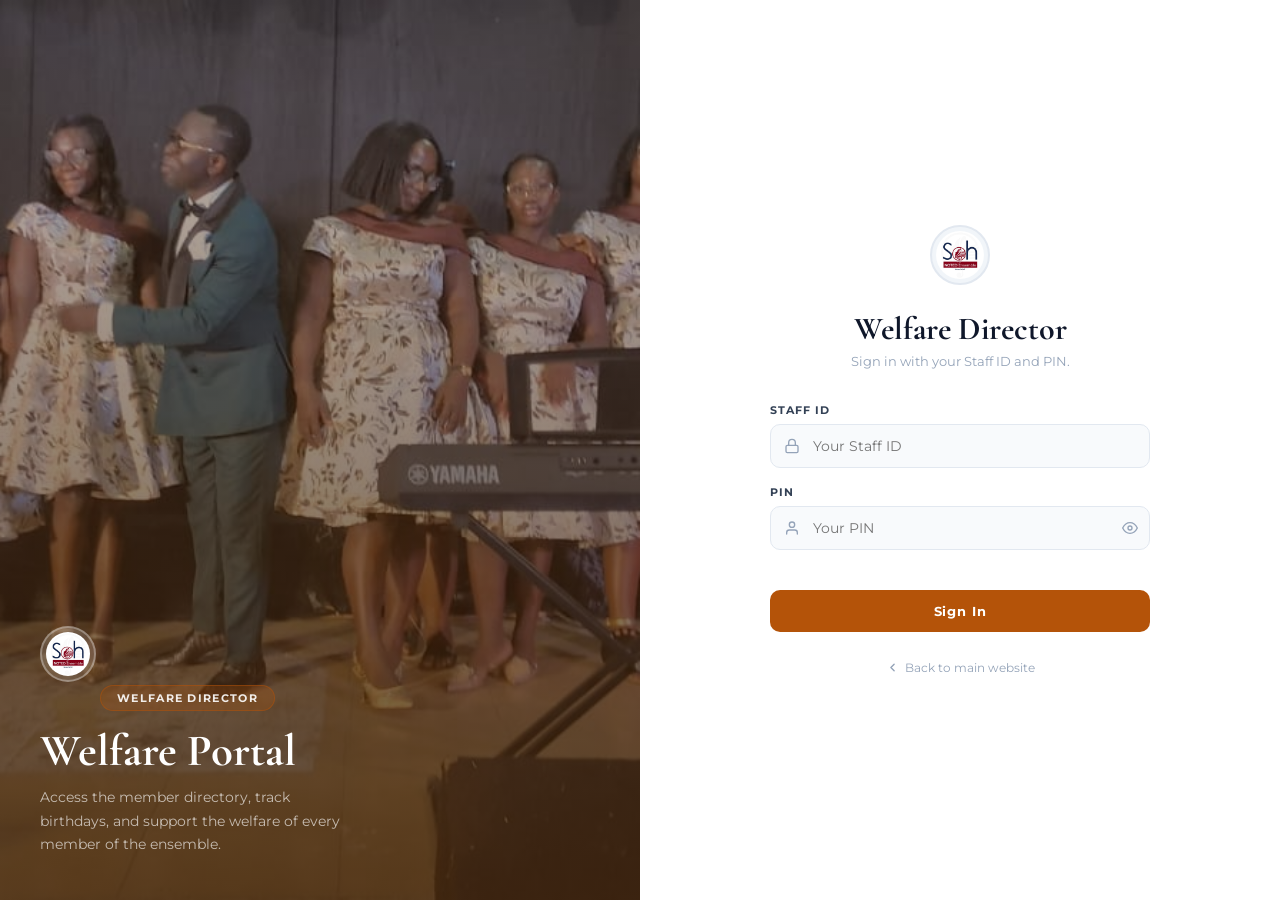
<file: welfare-director.html>
﻿<!DOCTYPE html>
<html lang="en">
<head>
<meta charset="UTF-8"/>
<meta name="viewport" content="width=device-width,initial-scale=1.0"/>
<title>Welfare Director | Soh NOTED Ensemble</title>
<link rel="preconnect" href="https://fonts.googleapis.com"/>
<link rel="preconnect" href="https://fonts.gstatic.com" crossorigin/>
<link href="https://fonts.googleapis.com/css2?family=Cormorant+Garamond:ital,wght@0,400;0,600;0,700;1,400&family=Montserrat:wght@300;400;500;600;700;800&display=swap" rel="stylesheet"/>
<link rel="stylesheet" href="css/portal.css"/>
</head>
<body>
<div class="pl-wrap">

  <!-- LEFT: choir image -->
  <div class="pl-left">
    <div class="pl-left-bg" style="background-image:url('images/3.jpeg')"></div>
    <div class="pl-left-overlay" style="background:linear-gradient(to bottom,rgba(60,30,5,.3) 0%,rgba(60,30,5,.8) 100%)"></div>
    <div class="pl-left-content">
      <img src="images/logo.png" alt="Soh NOTED Ensemble" onerror="this.style.display='none'"/>
      <span class="pl-left-role-badge" style="background:rgba(180,83,9,.25);border-color:rgba(180,83,9,.5)">Welfare Director</span>
      <h1>Welfare Portal</h1>
      <p>Access the member directory, track birthdays, and support the welfare of every member of the ensemble.</p>
    </div>
  </div>

  <!-- RIGHT: form -->
  <div class="pl-right">
    <div class="pl-form-wrap">
      <img src="images/logo.png" alt="Soh NOTED Ensemble" class="pl-form-logo" onerror="this.style.display='none'"/>
      <h2 class="pl-form-title">Welfare Director</h2>
      <p class="pl-form-sub">Sign in with your Staff ID and PIN.</p>

      <div class="pl-panel active" id="wdLogin">
        <form id="wdForm" novalidate autocomplete="off">
          <div class="pl-fg">
            <label for="wdId">Staff ID</label>
            <div class="pl-input-wrap">
              <span class="pl-input-icon"><svg xmlns="http://www.w3.org/2000/svg" width="16" height="16" viewBox="0 0 24 24" fill="none" stroke="currentColor" stroke-width="2" stroke-linecap="round" stroke-linejoin="round"><rect x="3" y="11" width="18" height="11" rx="2"/><path d="M7 11V7a5 5 0 0 1 10 0v4"/></svg></span>
              <input type="text" id="wdId" placeholder="Your Staff ID" autocomplete="off" required/>
            </div>
          </div>
          <div class="pl-fg">
            <label for="wdPin">PIN</label>
            <div class="pl-input-wrap">
              <span class="pl-input-icon"><svg xmlns="http://www.w3.org/2000/svg" width="16" height="16" viewBox="0 0 24 24" fill="none" stroke="currentColor" stroke-width="2" stroke-linecap="round" stroke-linejoin="round"><path d="M20 21v-2a4 4 0 0 0-4-4H8a4 4 0 0 0-4 4v2"/><circle cx="12" cy="7" r="4"/></svg></span>
              <input type="password" id="wdPin" placeholder="Your PIN" maxlength="6" required/>
              <button type="button" class="pl-eye" onclick="toggleEye('wdPin')">
                <svg xmlns="http://www.w3.org/2000/svg" width="16" height="16" viewBox="0 0 24 24" fill="none" stroke="currentColor" stroke-width="2" stroke-linecap="round" stroke-linejoin="round"><path d="M1 12s4-8 11-8 11 8 11 8-4 8-11 8-11-8-11-8z"/><circle cx="12" cy="12" r="3"/></svg>
              </button>
            </div>
          </div>
          <div class="pl-error" id="wdErr"></div>
          <button type="submit" class="pl-submit" style="background:#b45309">Sign In</button>
        </form>
      </div>

      <!-- Dashboard -->
      <div class="pl-panel" id="wdDash">
        <div class="pl-dash-welcome" style="background:linear-gradient(135deg,#92400e,#b45309)">
          <p>Signed in as</p>
          <p class="pl-dash-name" id="wdDashName">—</p>
          <p class="pl-dash-meta">Welfare Director &nbsp;·&nbsp; Soh NOTED Ensemble</p>
        </div>

        <!-- Member stats -->
        <div class="pl-session-box">
          <p class="pl-session-type">Member Overview</p>
          <div style="display:grid;grid-template-columns:1fr 1fr;gap:10px;margin-top:8px">
            <div style="text-align:center;padding:12px;background:#f0f4ff;border-radius:8px;border:1px solid #c7d2fe">
              <span style="display:block;font-family:'Cormorant Garamond',serif;font-size:1.6rem;font-weight:700;color:#1e3a8a" id="wdTotal">0</span>
              <span style="font-size:.66rem;color:#94a3b8;text-transform:uppercase;letter-spacing:.07em">Total Members</span>
            </div>
            <div style="text-align:center;padding:12px;background:#fefce8;border-radius:8px;border:1px solid #fde68a">
              <span style="display:block;font-family:'Cormorant Garamond',serif;font-size:1.6rem;font-weight:700;color:#92400e" id="wdBirthdays">0</span>
              <span style="font-size:.66rem;color:#94a3b8;text-transform:uppercase;letter-spacing:.07em">Birthdays This Month</span>
            </div>
          </div>
        </div>

        <!-- Member directory preview -->
        <div class="pl-session-box" style="max-height:220px;overflow-y:auto">
          <p class="pl-session-type" style="margin-bottom:8px">Member Directory</p>
          <div id="wdDirectory">
            <p style="font-size:.82rem;color:#94a3b8;text-align:center;padding:12px">No members yet.</p>
          </div>
        </div>

        <a href="admin.html" class="pl-submit" style="text-align:center;text-decoration:none;display:block;background:#b45309;border-radius:10px;padding:13px;font-size:.84rem;font-weight:700;letter-spacing:.06em;color:#fff">
          Open Full Dashboard
        </a>
        <button class="pl-sign-out" onclick="wdLogout()" style="margin-top:10px">Sign Out</button>
      </div>

      <a href="index.html" class="pl-back">
        <svg xmlns="http://www.w3.org/2000/svg" width="13" height="13" viewBox="0 0 24 24" fill="none" stroke="currentColor" stroke-width="2.5" stroke-linecap="round" stroke-linejoin="round"><path d="m15 18-6-6 6-6"/></svg>
        Back to main website
      </a>
    </div>
  </div>

</div>
<script>
const G=k=>{try{return JSON.parse(localStorage.getItem(k))||[];}catch{return[];}};
const S=(k,v)=>localStorage.setItem(k,JSON.stringify(v));
function hp(p){let h=0;for(let i=0;i<p.length;i++){h=Math.imul(31,h)+p.charCodeAt(i)|0;}return h.toString(16);}
function toggleEye(id){const f=document.getElementById(id);f.type=f.type==='password'?'text':'password';}

let CU=null;
function wdLogout(){sessionStorage.removeItem('wd_user');CU=null;document.getElementById('wdLogin').classList.add('active');document.getElementById('wdDash').classList.remove('active');}

function showWdDash(m){
  CU=m;
  document.getElementById('wdLogin').classList.remove('active');
  document.getElementById('wdDash').classList.add('active');
  document.getElementById('wdDashName').textContent=m.name;
  const ms=G('sne_m').filter(x=>!x.isAdmin);
  document.getElementById('wdTotal').textContent=ms.length;
  // Birthdays this month (if birthday field exists)
  const thisMonth=new Date().getMonth()+1;
  const bdays=ms.filter(x=>x.birthday&&new Date(x.birthday).getMonth()+1===thisMonth).length;
  document.getElementById('wdBirthdays').textContent=bdays;
  // Directory
  const dir=document.getElementById('wdDirectory');
  if(!ms.length){dir.innerHTML='<p style="font-size:.82rem;color:#94a3b8;text-align:center;padding:12px">No members yet.</p>';return;}
  dir.innerHTML=ms.map(x=>`
    <div style="display:flex;justify-content:space-between;align-items:center;padding:8px 0;border-bottom:1px solid #f1f5f9">
      <div>
        <p style="font-size:.86rem;font-weight:700;color:#0f172a">${x.name}</p>
        <p style="font-size:.74rem;color:#94a3b8">${x.voice} &nbsp;·&nbsp; ${x.role}</p>
      </div>
      <a href="tel:${x.phone}" style="font-size:.78rem;color:#1e3a8a;font-weight:600">${x.phone||'—'}</a>
    </div>`).join('');
}

document.getElementById('wdForm').addEventListener('submit',e=>{
  e.preventDefault();
  const id=document.getElementById('wdId').value.trim().toUpperCase();
  const pin=document.getElementById('wdPin').value.trim();
  const err=document.getElementById('wdErr');err.textContent='';
  const ms=G('sne_m');
  const m=ms.find(m=>m.id===id);
  if(!m){err.textContent='Staff ID not found. Contact the Executive Director.';return;}
  if(m.status==='inactive'){err.textContent='Account deactivated.';return;}
  if(m.pin!==hp(pin)){err.textContent='Incorrect PIN.';return;}
  if(!m.isAdmin&&m.role!=='Welfare Director'&&m.role!=='Secretary'){err.textContent='You do not have Welfare Director access.';return;}
  sessionStorage.setItem('wd_user',m.id);
  showWdDash(m);
});

const sid=sessionStorage.getItem('wd_user');
if(sid){const m=G('sne_m').find(m=>m.id===sid);if(m)showWdDash(m);}
</script>
</body>
</html>
</file>
<file: css/admin.css>
﻿/* =============================================
   Soh NOTED Ensemble — Admin Portal
   Professional Dashboard v2
   ============================================= */

@import url('https://fonts.googleapis.com/css2?family=Cormorant+Garamond:ital,wght@0,400;0,600;0,700;1,400&family=Montserrat:wght@300;400;500;600;700;800&display=swap');

*, *::before, *::after { box-sizing: border-box; margin: 0; padding: 0; }

:root {
  /* Brand */
  --navy:        #1e3a8a;
  --navy-mid:    #1d4ed8;
  --navy-dark:   #0f1e4a;
  --navy-deep:   #0a1428;
  --crimson:     #be123c;
  --crimson-lt:  #e11d48;
  --green:       #15803d;
  --amber:       #b45309;
  --purple:      #6d28d9;
  /* Neutrals */
  --white:       #ffffff;
  --bg:          #f1f5f9;
  --surface:     #ffffff;
  --border:      #e2e8f0;
  --border-lt:   #f1f5f9;
  --t900:        #0f172a;
  --t700:        #1e293b;
  --t600:        #475569;
  --t400:        #94a3b8;
  --t200:        #cbd5e1;
  /* Shadows */
  --sh0: 0 1px 3px rgba(15,23,36,.06);
  --sh1: 0 2px 10px rgba(15,23,36,.08);
  --sh2: 0 6px 24px rgba(15,23,36,.12);
  --sh3: 0 16px 48px rgba(15,23,36,.18);
  --sh4: 0 24px 64px rgba(15,23,36,.24);
  /* Misc */
  --ease: .25s cubic-bezier(.4,0,.2,1);
  --r:  8px;
  --rl: 14px;
  --rxl: 20px;
  --sidebar: 256px;
  --topbar:  60px;
  --fd: 'Cormorant Garamond', Georgia, serif;
  --fb: 'Montserrat', 'Segoe UI', Arial, sans-serif;
}

html { scroll-behavior: smooth; }
body {
  font-family: var(--fb);
  color: var(--t900);
  background: var(--bg);
  line-height: 1.6;
  overflow-x: hidden;
  -webkit-font-smoothing: antialiased;
}
a    { text-decoration: none; color: inherit; }
ul   { list-style: none; }
button { font-family: var(--fb); cursor: pointer; border: none; background: none; }
input, select, textarea { font-family: var(--fb); }

/* ══════════════════════════════════════════════
   LOGIN PAGE
══════════════════════════════════════════════ */
.adm-login-screen {
  min-height: 100vh;
  background: linear-gradient(135deg, var(--navy-deep) 0%, var(--navy-dark) 50%, #1a0a2e 100%);
  display: flex; align-items: center; justify-content: center;
  padding: 20px; position: relative; overflow: hidden;
}
/* Decorative circles */
.adm-login-screen::before {
  content: '';
  position: absolute; width: 600px; height: 600px; border-radius: 50%;
  background: rgba(29,78,216,.08); top: -200px; right: -200px;
}
.adm-login-screen::after {
  content: '';
  position: absolute; width: 400px; height: 400px; border-radius: 50%;
  background: rgba(190,18,60,.06); bottom: -150px; left: -100px;
}

.adm-login-card {
  background: var(--white);
  border-radius: var(--rxl);
  padding: 48px 44px;
  width: 100%; max-width: 440px;
  box-shadow: var(--sh4);
  text-align: center;
  position: relative; z-index: 1;
  border-top: 4px solid var(--crimson);
}

.adm-login-logo {
  width: 80px; height: 80px; border-radius: 50%;
  object-fit: contain; background: var(--bg);
  padding: 6px; margin: 0 auto 20px;
  box-shadow: var(--sh2); border: 2px solid var(--border);
}

.adm-login-card h1 {
  font-family: var(--fd); font-size: 2rem; font-weight: 700;
  color: var(--navy); margin-bottom: 4px;
}
.adm-login-sub {
  font-size: .84rem; color: var(--t600); margin-bottom: 32px; line-height: 1.6;
}
.adm-login-divider {
  display: flex; align-items: center; gap: 10px;
  margin: 20px 0; color: var(--t400); font-size: .78rem;
}
.adm-login-divider::before, .adm-login-divider::after {
  content: ''; flex: 1; height: 1px; background: var(--border);
}
.adm-back-link {
  display: inline-flex; align-items: center; gap: 6px;
  margin-top: 20px; font-size: .8rem; color: var(--t400);
  transition: color var(--ease);
}
.adm-back-link:hover { color: var(--navy); }

/* Eye toggle */
.adm-eye-btn {
  position: absolute; right: 12px; bottom: 12px;
  color: var(--t400); transition: color var(--ease);
}
.adm-eye-btn:hover { color: var(--navy); }

/* ══════════════════════════════════════════════
   FORMS (shared)
══════════════════════════════════════════════ */
.adm-fg { margin-bottom: 16px; }
.adm-fg label {
  display: block; font-size: .66rem; font-weight: 700;
  text-transform: uppercase; letter-spacing: .1em;
  color: var(--t700); margin-bottom: 7px;
}
.adm-fg input,
.adm-fg select,
.adm-fg textarea {
  width: 100%; padding: 11px 14px;
  border: 1.5px solid var(--border); border-radius: var(--r);
  font-family: var(--fb); font-size: .88rem; color: var(--t900);
  background: var(--bg); transition: border-color var(--ease), background var(--ease);
}
.adm-fg input:focus,
.adm-fg select:focus,
.adm-fg textarea:focus {
  outline: none; border-color: var(--navy-mid); background: var(--white);
  box-shadow: 0 0 0 3px rgba(29,78,216,.1);
}
.adm-fg textarea { resize: vertical; }
.adm-error { font-size: .78rem; color: var(--crimson); min-height: 16px; margin: 6px 0; }
.adm-form-row2 { display: grid; grid-template-columns: 1fr 1fr; gap: 14px; }
.adm-form-row3 { display: grid; grid-template-columns: 1fr 1fr 1fr; gap: 14px; }

/* ══════════════════════════════════════════════
   BUTTONS
══════════════════════════════════════════════ */
.adm-btn {
  display: inline-flex; align-items: center; gap: 8px;
  padding: 10px 22px; border-radius: 50px;
  font-family: var(--fb); font-size: .78rem; font-weight: 700; letter-spacing: .05em;
  transition: all var(--ease); white-space: nowrap; border: 2px solid transparent;
}
.adm-btn svg { flex-shrink: 0; }

.adm-btn-p { background: var(--navy); color: #fff; border-color: var(--navy); }
.adm-btn-p:hover { background: var(--navy-mid); border-color: var(--navy-mid); transform: translateY(-1px); box-shadow: 0 6px 18px rgba(29,78,216,.28); }

.adm-btn-o { background: transparent; color: var(--navy); border-color: var(--navy); }
.adm-btn-o:hover { background: var(--navy); color: #fff; transform: translateY(-1px); }

.adm-btn-danger { background: var(--crimson); color: #fff; border-color: var(--crimson); }
.adm-btn-danger:hover { background: var(--crimson-lt); border-color: var(--crimson-lt); transform: translateY(-1px); }

.adm-btn-green { background: var(--green); color: #fff; border-color: var(--green); }
.adm-btn-green:hover { opacity: .88; transform: translateY(-1px); }

.adm-btn-sm { padding: 7px 16px; font-size: .74rem; }
.adm-btn-lg { padding: 13px 32px; font-size: .86rem; }

.adm-link-btn {
  font-size: .78rem; font-weight: 700; color: var(--navy-mid);
  text-decoration: underline; cursor: pointer; background: none; border: none; padding: 0;
  transition: color var(--ease);
}
.adm-link-btn:hover { color: var(--crimson); }

/* ══════════════════════════════════════════════
   DASHBOARD SHELL
══════════════════════════════════════════════ */
.adm-dash { display: flex; min-height: 100vh; }

/* ── SIDEBAR ── */
.adm-sidebar {
  width: var(--sidebar); flex-shrink: 0;
  background: var(--navy-deep);
  display: flex; flex-direction: column;
  position: fixed; top: 0; left: 0; bottom: 0; z-index: 300;
  transition: transform var(--ease);
  overflow-y: auto; overflow-x: hidden;
  /* Subtle left border accent */
  border-right: 1px solid rgba(255,255,255,.05);
}

/* Brand area */
.adm-sidebar-brand {
  display: flex; align-items: center; gap: 12px;
  padding: 22px 20px 20px;
  border-bottom: 1px solid rgba(255,255,255,.07);
  flex-shrink: 0;
}
.adm-sidebar-brand img {
  width: 40px; height: 40px; border-radius: 50%;
  background: white; padding: 2px; object-fit: contain;
  box-shadow: 0 2px 8px rgba(0,0,0,.3);
}
.adm-brand-name { display: block; font-family: var(--fd); font-size: 1rem; font-weight: 700; color: #fff; }
.adm-brand-tag  { display: block; font-size: .58rem; color: rgba(255,255,255,.35); letter-spacing: .1em; text-transform: uppercase; margin-top: 2px; }

/* Section labels in sidebar */
.adm-nav-section {
  font-size: .58rem; font-weight: 700; text-transform: uppercase;
  letter-spacing: .18em; color: rgba(255,255,255,.25);
  padding: 18px 20px 6px;
}

/* Nav items */
.adm-nav { display: flex; flex-direction: column; padding: 10px 12px; flex: 1; gap: 2px; }
.adm-nav-item {
  display: flex; align-items: center; gap: 12px;
  padding: 10px 12px; border-radius: var(--r);
  font-size: .79rem; font-weight: 600; color: rgba(255,255,255,.58);
  transition: all var(--ease); position: relative; text-align: left;
  border: 1px solid transparent;
}
.adm-nav-item:hover {
  color: #fff; background: rgba(255,255,255,.07);
  border-color: rgba(255,255,255,.06);
}
.adm-nav-item.active {
  color: #fff; background: rgba(29,78,216,.35);
  border-color: rgba(29,78,216,.5);
}
.adm-nav-item.active::before {
  content: ''; position: absolute; left: -12px; top: 6px; bottom: 6px;
  width: 3px; background: var(--crimson); border-radius: 0 2px 2px 0;
}
.adm-nav-item svg { flex-shrink: 0; opacity: .8; }
.adm-nav-item.active svg { opacity: 1; }

.adm-badge {
  background: var(--crimson); color: #fff;
  font-size: .6rem; font-weight: 700; padding: 2px 7px; border-radius: 50px;
  margin-left: auto; animation: pulse-badge 2s ease-in-out infinite;
}
@keyframes pulse-badge { 0%,100%{opacity:1} 50%{opacity:.7} }

/* Logout */
.adm-sidebar-footer {
  padding: 12px; border-top: 1px solid rgba(255,255,255,.07); flex-shrink: 0;
}
.adm-logout-btn {
  display: flex; align-items: center; gap: 10px;
  width: 100%; padding: 10px 12px; border-radius: var(--r);
  font-size: .79rem; font-weight: 600; color: rgba(255,255,255,.4);
  transition: all var(--ease);
}
.adm-logout-btn:hover { color: #fff; background: rgba(190,18,60,.2); }

/* ── MAIN AREA ── */
.adm-main {
  margin-left: var(--sidebar);
  flex: 1; min-height: 100vh;
  display: flex; flex-direction: column;
  background: var(--bg);
}

/* ── TOP BAR ── */
.adm-topbar {
  position: sticky; top: 0; z-index: 200;
  background: var(--white);
  border-bottom: 1px solid var(--border);
  display: flex; align-items: center; gap: 16px;
  padding: 0 28px; height: var(--topbar);
  box-shadow: 0 1px 4px rgba(15,23,36,.06);
}
.adm-menu-tog { color: var(--t600); display: none; padding: 6px; border-radius: var(--r); transition: background var(--ease); }
.adm-menu-tog:hover { background: var(--border-lt); }

.adm-topbar-left { flex: 1; display: flex; align-items: center; gap: 10px; }
.adm-topbar-title {
  font-family: var(--fd); font-size: 1.15rem; font-weight: 700; color: var(--navy);
}
.adm-breadcrumb { font-size: .74rem; color: var(--t400); display: flex; align-items: center; gap: 6px; }
.adm-breadcrumb span { color: var(--t400); }

.adm-topbar-right { display: flex; align-items: center; gap: 12px; }
.adm-topbar-user {
  display: flex; align-items: center; gap: 8px;
  font-size: .78rem; color: var(--t600); padding: 6px 10px;
  background: var(--bg); border-radius: 50px; border: 1px solid var(--border);
}
.adm-topbar-user strong { color: var(--t900); }
.adm-topbar-avatar {
  width: 28px; height: 28px; border-radius: 50%;
  background: linear-gradient(135deg, var(--navy), var(--navy-mid));
  color: #fff; font-size: .72rem; font-weight: 700;
  display: flex; align-items: center; justify-content: center;
  flex-shrink: 0;
}

/* ── PAGES ── */
.adm-page { display: none; padding: 28px; animation: fadein .2s ease; }
.adm-page.active { display: block; }
@keyframes fadein { from{opacity:0;transform:translateY(8px)} to{opacity:1;transform:translateY(0)} }

.adm-page-header { margin-bottom: 28px; display: flex; align-items: flex-start; justify-content: space-between; gap: 16px; flex-wrap: wrap; }
.adm-page-header h2 { font-family: var(--fd); font-size: 2rem; font-weight: 700; color: var(--navy); margin-bottom: 4px; }
.adm-page-header p  { font-size: .86rem; color: var(--t600); }

/* ── KPI GRID ── */
.adm-kpi-grid { display: grid; grid-template-columns: repeat(auto-fill, minmax(190px,1fr)); gap: 16px; margin-bottom: 28px; }

.adm-kpi {
  background: var(--white); border-radius: var(--rl);
  padding: 22px 20px; border: 1px solid var(--border);
  box-shadow: var(--sh0);
  display: flex; align-items: center; gap: 16px;
  transition: transform var(--ease), box-shadow var(--ease);
  position: relative; overflow: hidden;
}
.adm-kpi:hover { transform: translateY(-2px); box-shadow: var(--sh2); }
.adm-kpi::after {
  content: ''; position: absolute; bottom: 0; left: 0; right: 0; height: 3px;
}
.adm-kpi-blue::after   { background: linear-gradient(90deg,var(--navy),var(--navy-mid)); }
.adm-kpi-green::after  { background: linear-gradient(90deg,#166534,var(--green)); }
.adm-kpi-crimson::after{ background: linear-gradient(90deg,#9f1239,var(--crimson)); }
.adm-kpi-amber::after  { background: linear-gradient(90deg,#92400e,var(--amber)); }
.adm-kpi-purple::after { background: linear-gradient(90deg,#4c1d95,var(--purple)); }

.adm-kpi-icon {
  width: 50px; height: 50px; border-radius: var(--rl);
  display: flex; align-items: center; justify-content: center;
  flex-shrink: 0; color: #fff;
}
.adm-kpi-blue    .adm-kpi-icon { background: linear-gradient(135deg,var(--navy),var(--navy-mid)); }
.adm-kpi-green   .adm-kpi-icon { background: linear-gradient(135deg,#166534,var(--green)); }
.adm-kpi-crimson .adm-kpi-icon { background: linear-gradient(135deg,#9f1239,var(--crimson)); }
.adm-kpi-amber   .adm-kpi-icon { background: linear-gradient(135deg,#92400e,var(--amber)); }
.adm-kpi-purple  .adm-kpi-icon { background: linear-gradient(135deg,#4c1d95,var(--purple)); }

.adm-kpi-n { display: block; font-family: var(--fd); font-size: 1.9rem; font-weight: 700; color: var(--navy); line-height: 1; }
.adm-kpi-l { font-size: .68rem; color: var(--t400); margin-top: 4px; display: block; font-weight: 600; letter-spacing: .04em; }
.adm-kpi-trend { font-size: .7rem; margin-top: 4px; display: flex; align-items: center; gap: 3px; }
.adm-kpi-trend.up   { color: var(--green); }
.adm-kpi-trend.down { color: var(--crimson); }

/* ── OVERVIEW GRID ── */
.adm-overview-grid { display: grid; grid-template-columns: 1.6fr 1fr; gap: 20px; }

/* ── CARDS ── */
.adm-card {
  background: var(--white); border-radius: var(--rl);
  border: 1px solid var(--border); box-shadow: var(--sh0);
  overflow: hidden; margin-bottom: 18px;
  transition: box-shadow var(--ease);
}
.adm-card:hover { box-shadow: var(--sh1); }

.adm-card-head {
  padding: 16px 22px; border-bottom: 1px solid var(--border-lt);
  display: flex; align-items: center; justify-content: space-between; gap: 10px;
}
.adm-card-head h4 { font-family: var(--fd); font-size: 1.08rem; font-weight: 700; color: var(--navy); }

/* ── TOOLBAR ── */
.adm-toolbar {
  display: flex; align-items: center; gap: 10px; flex-wrap: wrap; margin-bottom: 16px;
}
.adm-search {
  flex: 1; min-width: 180px; padding: 9px 13px 9px 36px;
  border: 1.5px solid var(--border); border-radius: 50px;
  font-family: var(--fb); font-size: .84rem; color: var(--t900);
  background: var(--white) url("data:image/svg+xml,%3Csvg xmlns='http://www.w3.org/2000/svg' width='14' height='14' viewBox='0 0 24 24' fill='none' stroke='%2394a3b8' stroke-width='2' stroke-linecap='round' stroke-linejoin='round'%3E%3Ccircle cx='11' cy='11' r='8'/%3E%3Cpath d='m21 21-4.35-4.35'/%3E%3C/svg%3E") no-repeat 12px center;
  transition: border-color var(--ease), box-shadow var(--ease);
}
.adm-search:focus { outline: none; border-color: var(--navy-mid); box-shadow: 0 0 0 3px rgba(29,78,216,.1); }

.adm-select {
  padding: 9px 13px; border: 1.5px solid var(--border); border-radius: 50px;
  font-family: var(--fb); font-size: .84rem; color: var(--t900);
  background: var(--white); transition: border-color var(--ease);
  cursor: pointer;
}
.adm-select:focus { outline: none; border-color: var(--navy-mid); }

/* ── TABLES ── */
.adm-table-wrap { overflow-x: auto; }
.adm-table { width: 100%; border-collapse: collapse; font-size: .82rem; }
.adm-table thead th {
  background: var(--navy-dark); color: rgba(255,255,255,.8);
  padding: 12px 14px; text-align: left;
  font-size: .64rem; font-weight: 700; text-transform: uppercase; letter-spacing: .1em;
  white-space: nowrap; position: sticky; top: 0;
}
.adm-table thead th:first-child { border-radius: 0; }
.adm-table tbody td {
  padding: 11px 14px; border-bottom: 1px solid var(--border-lt);
  color: var(--t600); vertical-align: middle;
}
.adm-table tbody tr:last-child td { border-bottom: none; }
.adm-table tbody tr:hover { background: #f8faff; }
.adm-empty {
  text-align: center; color: var(--t400); padding: 48px !important;
  font-style: italic; font-size: .88rem;
}

/* ── STATUS PILLS ── */
.adm-pill { padding: 3px 10px; border-radius: 50px; font-size: .68rem; font-weight: 700; white-space: nowrap; display: inline-block; }
.adm-pill-green  { background: #dcfce7; color: #166534; }
.adm-pill-amber  { background: #fef3c7; color: #92400e; }
.adm-pill-red    { background: #ffe4e6; color: #9f1239; }
.adm-pill-blue   { background: #dbeafe; color: #1e3a8a; }
.adm-pill-purple { background: #ede9fe; color: #5b21b6; }
.adm-pill-gray   { background: var(--border-lt); color: var(--t600); }

/* ── CONCERT CARDS ── */
.adm-concerts-grid { display: grid; grid-template-columns: repeat(auto-fill,minmax(320px,1fr)); gap: 20px; }

.adm-concert-card {
  background: var(--white); border-radius: var(--rl);
  border: 1px solid var(--border); box-shadow: var(--sh0);
  overflow: hidden; transition: transform var(--ease), box-shadow var(--ease);
}
.adm-concert-card:hover { transform: translateY(-3px); box-shadow: var(--sh2); }

.adm-cc-head {
  background: linear-gradient(135deg, var(--navy) 0%, var(--navy-mid) 100%);
  color: #fff; padding: 20px 22px;
  position: relative; overflow: hidden;
}
.adm-cc-head::before {
  content: ''; position: absolute; right: -20px; top: -20px;
  width: 100px; height: 100px; border-radius: 50%;
  background: rgba(255,255,255,.06);
}
.adm-cc-head h4  { font-family: var(--fd); font-size: 1.25rem; margin-bottom: 4px; position: relative; }
.adm-cc-head p   { font-size: .78rem; opacity: .65; position: relative; }

.adm-cc-body { padding: 18px 22px; }
.adm-cc-row {
  display: flex; justify-content: space-between; align-items: center;
  font-size: .82rem; color: var(--t600);
  padding: 8px 0; border-bottom: 1px solid var(--border-lt);
}
.adm-cc-row:last-child { border-bottom: none; padding-bottom: 0; }
.adm-cc-row span:first-child { display: flex; align-items: center; gap: 7px; }
.adm-cc-row span:last-child  { font-weight: 700; color: var(--t900); }

/* ── MESSAGES ── */
.adm-msg-item {
  background: var(--white); border-radius: var(--r);
  border: 1px solid var(--border);
  padding: 16px 20px; margin-bottom: 10px; cursor: pointer;
  transition: all var(--ease); display: flex; align-items: flex-start; gap: 14px;
}
.adm-msg-item:hover { box-shadow: var(--sh2); border-color: var(--navy-mid); transform: translateX(2px); }
.adm-msg-item.unread { border-left: 4px solid var(--navy); background: #fafbff; }

.adm-msg-avatar {
  width: 42px; height: 42px; border-radius: 50%; flex-shrink: 0;
  background: linear-gradient(135deg, var(--navy), var(--navy-mid));
  color: #fff; font-family: var(--fd); font-size: 1rem; font-weight: 700;
  display: flex; align-items: center; justify-content: center;
}
.adm-msg-content   { flex: 1; min-width: 0; }
.adm-msg-name      { font-weight: 700; font-size: .88rem; color: var(--t900); margin-bottom: 2px; }
.adm-msg-subject   { font-size: .78rem; color: var(--t600); margin-bottom: 3px; }
.adm-msg-preview   { font-size: .77rem; color: var(--t400); white-space: nowrap; overflow: hidden; text-overflow: ellipsis; }
.adm-msg-meta      { text-align: right; flex-shrink: 0; }
.adm-msg-time      { font-size: .72rem; color: var(--t400); }
.adm-unread-dot    { width: 8px; height: 8px; border-radius: 50%; background: var(--crimson); display: block; margin: 6px 0 0 auto; }

/* ── ATTENDANCE SECTION ── */
.adm-att-tabs {
  display: flex; gap: 0;
  background: var(--white); border: 1px solid var(--border);
  border-radius: var(--r); padding: 4px; margin-bottom: 20px; width: fit-content;
}
.adm-att-tab {
  padding: 8px 20px; border-radius: 6px;
  font-size: .78rem; font-weight: 700; color: var(--t400);
  transition: all var(--ease); white-space: nowrap;
}
.adm-att-tab.active { background: var(--navy); color: #fff; box-shadow: var(--sh1); }
.adm-att-tab:not(.active):hover { color: var(--navy); background: var(--border-lt); }
.adm-att-panel { display: none; }
.adm-att-panel.active { display: block; }

/* Live banner */
.adm-live-banner {
  background: linear-gradient(135deg, var(--navy-dark) 0%, var(--navy) 60%, #1a0a2e 100%);
  color: #fff; border-radius: var(--rl);
  padding: 20px 24px; margin-bottom: 16px;
  display: flex; align-items: center; gap: 32px; flex-wrap: wrap;
  box-shadow: var(--sh2);
}
.adm-live-lbl  { font-size: .62rem; text-transform: uppercase; letter-spacing: .12em; color: rgba(255,255,255,.45); margin-bottom: 4px; }
.adm-live-code { font-family: var(--fd); font-size: 2.2rem; font-weight: 700; letter-spacing: .25em; color: #fff; }
.adm-live-win  { font-size: .82rem; color: rgba(255,255,255,.65); }
.adm-live-pills { display: flex; gap: 8px; flex-wrap: wrap; margin-left: auto; }

/* Code display */
.adm-code-row  { display: flex; align-items: center; gap: 16px; margin-top: 6px; }
.adm-big-code  {
  font-family: var(--fd); font-size: 2.2rem; font-weight: 700;
  color: var(--navy); letter-spacing: .25em;
  background: var(--bg); border: 2px dashed var(--navy);
  padding: 10px 18px; border-radius: var(--r); display: inline-block;
}

/* Inline forms inside cards */
.adm-inline-form {
  padding: 20px 22px; background: #fafbff;
  border-top: 1px solid var(--border-lt);
}
.adm-inline-form h4 { font-family: var(--fd); font-size: 1.05rem; color: var(--navy); margin-bottom: 16px; }

/* ── SETTINGS ── */
.adm-settings-grid { display: grid; grid-template-columns: 1fr 1fr; gap: 20px; }

/* ── MODAL ── */
.adm-modal-bg {
  position: fixed; inset: 0; background: rgba(0,0,0,.58);
  z-index: 2000; display: flex; align-items: center; justify-content: center;
  padding: 20px; opacity: 0; pointer-events: none;
  transition: opacity var(--ease); backdrop-filter: blur(6px);
}
.adm-modal-bg.open { opacity: 1; pointer-events: all; }

.adm-modal {
  background: var(--white); border-radius: var(--rxl);
  width: 100%; max-width: 580px; max-height: 88vh; overflow-y: auto;
  box-shadow: 0 32px 80px rgba(0,0,0,.3);
  transform: translateY(28px) scale(.97);
  transition: transform .3s cubic-bezier(.4,0,.2,1);
}
.adm-modal-bg.open .adm-modal { transform: translateY(0) scale(1); }

.adm-modal-head {
  background: linear-gradient(135deg, var(--navy) 0%, var(--navy-mid) 100%);
  color: #fff; padding: 20px 24px;
  border-radius: var(--rxl) var(--rxl) 0 0;
  display: flex; align-items: center; justify-content: space-between;
  position: sticky; top: 0;
}
.adm-modal-head h4 { font-family: var(--fd); font-size: 1.3rem; }

.adm-modal-x {
  background: rgba(255,255,255,.18); color: #fff;
  width: 32px; height: 32px; border-radius: 50%;
  display: flex; align-items: center; justify-content: center; font-size: .9rem;
  transition: background var(--ease);
}
.adm-modal-x:hover { background: rgba(255,255,255,.3); }
.adm-modal-body { padding: 22px 24px; }
.adm-modal-foot { padding: 0 24px 22px; display: flex; gap: 10px; }
.adm-modal-foot .adm-btn { flex: 1; justify-content: center; }

/* ── TOAST ── */
.adm-toast {
  position: fixed; bottom: 24px; left: 50%;
  transform: translateX(-50%) translateY(80px);
  color: #fff; padding: 13px 28px; border-radius: 50px;
  font-family: var(--fb); font-size: .82rem; font-weight: 600;
  z-index: 3000; transition: transform .4s cubic-bezier(.34,1.56,.64,1);
  box-shadow: 0 8px 28px rgba(0,0,0,.2);
  display: flex; align-items: center; gap: 10px;
  white-space: nowrap; background: var(--navy-dark);
}
.adm-toast.show    { transform: translateX(-50%) translateY(0); }
.adm-toast.success { background: #166534; }
.adm-toast.error   { background: #9f1239; }
.adm-toast.warn    { background: #92400e; }

/* ══════════════════════════════════════════════
   RESPONSIVE
══════════════════════════════════════════════ */
@media(max-width:1200px) {
  :root { --sidebar: 220px; }
}
@media(max-width:1024px) {
  .adm-overview-grid  { grid-template-columns: 1fr; }
  .adm-settings-grid  { grid-template-columns: 1fr; }
}
@media(max-width:768px) {
  .adm-sidebar { transform: translateX(-100%); box-shadow: none; }
  .adm-sidebar.open { transform: translateX(0); box-shadow: var(--sh4); }
  .adm-main { margin-left: 0; }
  .adm-menu-tog { display: flex; }
  .adm-topbar { padding: 0 16px; }
  .adm-topbar-user { display: none; }
  .adm-page { padding: 16px; }
  .adm-kpi-grid { grid-template-columns: 1fr 1fr; }
  .adm-form-row2, .adm-form-row3 { grid-template-columns: 1fr; }
  .adm-live-banner { flex-direction: column; gap: 14px; }
  .adm-live-pills  { margin-left: 0; }
  .adm-att-tabs { width: 100%; }
  .adm-att-tab { flex: 1; text-align: center; }
  /* Overlay for sidebar on mobile */
  .adm-sidebar-overlay {
    display: none; position: fixed; inset: 0; background: rgba(0,0,0,.5);
    z-index: 299; backdrop-filter: blur(2px);
  }
  .adm-sidebar.open ~ .adm-main .adm-sidebar-overlay { display: block; }
}
@media(max-width:480px) {
  .adm-kpi-grid      { grid-template-columns: 1fr; }
  .adm-concerts-grid { grid-template-columns: 1fr; }
  .adm-login-card    { padding: 32px 24px; }
  .adm-page-header h2{ font-size: 1.6rem; }
}

/* Announcement items */
.adm-ann-item{background:var(--white);border-radius:var(--rl);border:1px solid var(--border);padding:20px 22px;margin-bottom:12px;transition:box-shadow var(--adm-ease)}
.adm-ann-item:hover{box-shadow:var(--sh2)}
.adm-ann-item.pinned{border-left:4px solid var(--navy-mid);background:#fafbff}
.adm-ann-head{display:flex;align-items:flex-start;justify-content:space-between;gap:12px;margin-bottom:10px;flex-wrap:wrap}
.adm-ann-head strong{font-size:.95rem;color:var(--t900)}
.adm-ann-body{font-size:.88rem;color:var(--t600);line-height:1.75;white-space:pre-wrap}
</file>
<file: css/attendance.css>
/* =============================================
   Soh NOTED Ensemble — Attendance Portal CSS
   ============================================= */
@import url('https://fonts.googleapis.com/css2?family=Cormorant+Garamond:ital,wght@0,400;0,600;0,700;1,400&family=Montserrat:wght@300;400;500;600;700;800&display=swap');

*,*::before,*::after{box-sizing:border-box;margin:0;padding:0}

:root{
  --navy:   #1e3a8a;
  --navy-d: #0f1e4a;
  --navy-l: #1d4ed8;
  --crimson:#be123c;
  --cr-lt:  #e11d48;
  --white:  #ffffff;
  --off:    #f8f9ff;
  --g50:    #f1f4ff;
  --g100:   #e2e8f0;
  --g200:   #cbd5e1;
  --g300:   #94a3b8;
  --t900:   #0f172a;
  --t600:   #475569;
  --t400:   #94a3b8;
  --green:  #15803d;
  --amber:  #b45309;
  --red:    #be123c;
  --sh1: 0 2px 10px rgba(15,23,36,.08);
  --sh2: 0 6px 24px rgba(15,23,36,.12);
  --sh3: 0 14px 44px rgba(15,23,36,.16);
  --ease: .25s cubic-bezier(.4,0,.2,1);
  --r:8px; --rl:14px;
  --fd:'Cormorant Garamond',Georgia,serif;
  --fb:'Montserrat','Segoe UI',Arial,sans-serif;
}

html{scroll-behavior:smooth}
body{font-family:var(--fb);color:var(--t900);background:var(--off);line-height:1.6;-webkit-font-smoothing:antialiased}
a{text-decoration:none;color:inherit}
ul{list-style:none}
button{font-family:var(--fb);cursor:pointer;border:none;background:none}
input,select,textarea{font-family:var(--fb)}

/* ── Header ── */
.ap-header{
  position:sticky;top:0;z-index:100;
  background:var(--navy-d);
  display:flex;align-items:center;justify-content:space-between;
  padding:0 28px;height:64px;
  border-bottom:1px solid rgba(255,255,255,.08);
  box-shadow:0 2px 12px rgba(0,0,0,.2);
}
.ap-brand{display:flex;align-items:center;gap:10px}
.ap-brand img{width:38px;height:38px;border-radius:50%;background:#fff;padding:2px;object-fit:contain}
.ap-brand-name{display:block;font-family:var(--fd);font-size:1rem;font-weight:700;color:#fff}
.ap-brand-tag {display:block;font-size:.6rem;color:rgba(255,255,255,.45);letter-spacing:.06em;margin-top:1px}
.ap-header-right{display:flex;align-items:center;gap:14px}
.header-user{font-size:.8rem;color:rgba(255,255,255,.75);display:flex;align-items:center;gap:8px}
.header-user strong{color:#fff}
.header-badge{
  font-size:.62rem;font-weight:700;padding:3px 10px;border-radius:50px;
  background:var(--crimson);color:#fff;text-transform:uppercase;letter-spacing:.06em;
}
.header-badge.admin{background:linear-gradient(90deg,var(--navy-l),var(--crimson))}

/* ── Screens ── */
.screen{display:none}
.screen.active{display:block}

/* ── Login ── */
.login-wrap{
  min-height:calc(100vh - 64px);
  display:flex;flex-direction:column;align-items:center;justify-content:center;
  padding:40px 20px;
}
.login-logo{margin-bottom:20px}
.login-logo img{width:80px;height:80px;border-radius:50%;background:#fff;padding:6px;object-fit:contain;box-shadow:var(--sh2)}
.login-title{font-family:var(--fd);font-size:2rem;font-weight:700;color:var(--navy);margin-bottom:4px;text-align:center}
.login-sub{font-size:.88rem;color:var(--t600);margin-bottom:28px;text-align:center}
.login-help{font-size:.76rem;color:var(--t400);text-align:center;margin-top:12px;line-height:1.5}
.divider-line{display:flex;align-items:center;gap:12px;margin:24px 0;color:var(--t400);font-size:.78rem}
.divider-line::before,.divider-line::after{content:'';flex:1;height:1px;background:var(--g100)}
.text-btn{background:none;border:none;color:var(--navy-l);font-size:.8rem;font-weight:600;cursor:pointer;text-align:center;width:100%;margin-top:14px;text-decoration:underline}
.text-btn:hover{color:var(--crimson)}

/* ── Forms ── */
.ap-form{width:100%;max-width:400px;display:flex;flex-direction:column;gap:4px}
.ap-fg{margin-bottom:14px}
.ap-fg label{display:block;font-size:.68rem;font-weight:700;text-transform:uppercase;letter-spacing:.1em;color:var(--navy);margin-bottom:6px}
.ap-fg input,.ap-fg select,.ap-fg textarea{
  width:100%;padding:11px 14px;
  border:1.5px solid var(--g200);border-radius:var(--r);
  font-size:.88rem;color:var(--t900);background:#fff;
  transition:border-color var(--ease);
}
.ap-fg input:focus,.ap-fg select:focus,.ap-fg textarea:focus{outline:none;border-color:var(--navy-l)}
.ap-fg small{font-size:.72rem;color:var(--t400);margin-top:4px;display:block}
.ap-fg textarea{resize:vertical}
.pin-wrap{position:relative}
.pin-wrap input{padding-right:44px}
.pin-toggle{position:absolute;right:12px;top:50%;transform:translateY(-50%);color:var(--t400);transition:color var(--ease)}
.pin-toggle:hover{color:var(--navy)}
.ap-error{font-size:.78rem;color:var(--red);min-height:18px;margin-bottom:6px;display:flex;align-items:center;gap:6px}
.form-row-2{display:grid;grid-template-columns:1fr 1fr;gap:14px}
.form-row-3{display:grid;grid-template-columns:1fr 1fr 1fr;gap:14px}

/* ── Buttons ── */
.ap-btn{
  display:inline-flex;align-items:center;gap:8px;
  padding:12px 28px;border-radius:50px;
  font-size:.8rem;font-weight:700;letter-spacing:.05em;
  transition:all var(--ease);white-space:nowrap;
}
.ap-btn-primary{background:var(--navy);color:#fff}
.ap-btn-primary:hover{background:var(--navy-l);box-shadow:0 6px 20px rgba(29,78,216,.3);transform:translateY(-1px)}
.ap-btn-outline{background:transparent;color:var(--navy);border:2px solid var(--navy)}
.ap-btn-outline:hover{background:var(--navy);color:#fff;transform:translateY(-1px)}
.ap-btn-danger{background:var(--crimson);color:#fff;border:2px solid var(--crimson)}
.ap-btn-danger:hover{background:var(--cr-lt);transform:translateY(-1px)}
.ap-btn-sm{padding:8px 18px;font-size:.76rem}
.ap-btn-green{background:var(--green);color:#fff;border:none}
.ap-btn-green:hover{opacity:.88}
.btn-group{display:flex;gap:8px}

/* ── Container ── */
.ap-container{max-width:1200px;margin:0 auto;padding:28px 28px 60px}

/* ── Welcome banner ── */
.welcome-banner{
  background:linear-gradient(135deg,var(--navy-d) 0%,var(--navy) 60%,#1a0a2a 100%);
  color:#fff;border-radius:var(--rl);padding:28px 32px;
  display:flex;align-items:center;justify-content:space-between;
  margin-bottom:24px;box-shadow:var(--sh2);
  flex-wrap:wrap;gap:16px;
}
.welcome-label{font-size:.72rem;text-transform:uppercase;letter-spacing:.12em;color:rgba(255,255,255,.5);margin-bottom:4px}
.welcome-name{font-family:var(--fd);font-size:1.8rem;font-weight:700;margin-bottom:4px}
.welcome-meta{font-size:.8rem;color:rgba(255,255,255,.65)}
.attendance-pill{
  text-align:center;
  background:rgba(255,255,255,.1);border:1px solid rgba(255,255,255,.18);
  border-radius:var(--rl);padding:16px 24px;min-width:100px;
}
.attendance-pill span:first-child{display:block;font-family:var(--fd);font-size:2rem;font-weight:700;line-height:1}
.attendance-pill span:last-child{font-size:.7rem;color:rgba(255,255,255,.55);text-transform:uppercase;letter-spacing:.08em}

/* ── Session card ── */
.session-card{
  background:#fff;border-radius:var(--rl);
  border:1px solid var(--g100);box-shadow:var(--sh1);
  margin-bottom:24px;overflow:hidden;
}
.session-card-header{
  background:linear-gradient(90deg,var(--navy) 0%,var(--navy-l) 100%);
  color:#fff;padding:16px 24px;
  display:flex;align-items:center;justify-content:space-between;
}
.session-card-header h3{font-family:var(--fd);font-size:1.2rem;font-weight:600}
.session-type-badge{
  background:rgba(255,255,255,.18);color:#fff;
  padding:4px 12px;border-radius:50px;font-size:.7rem;font-weight:700;
  text-transform:uppercase;letter-spacing:.06em;
}
.no-session{
  display:flex;flex-direction:column;align-items:center;justify-content:center;
  gap:10px;padding:48px 24px;color:var(--t400);text-align:center;
}
.no-session p{font-size:.95rem;font-weight:600;color:var(--t600)}
.no-session span{font-size:.82rem}
.session-title{font-family:var(--fd);font-size:1.3rem;font-weight:700;color:var(--navy);padding:20px 24px 4px}
.session-meta-row{
  display:flex;gap:20px;padding:0 24px 16px;flex-wrap:wrap;
}
.session-meta-row span{font-size:.82rem;color:var(--t600);display:flex;align-items:center;gap:5px}

/* Check-in area */
#checkinArea{padding:0 24px 24px}
.code-instruction{font-size:.88rem;color:var(--t600);margin-bottom:16px}
.code-inputs{display:flex;gap:8px;margin-bottom:14px}
.code-box{
  width:46px;height:56px;text-align:center;
  font-size:1.5rem;font-weight:700;color:var(--navy);
  border:2px solid var(--g200);border-radius:var(--r);
  transition:border-color var(--ease);
}
.code-box:focus{outline:none;border-color:var(--navy-l)}
.checkin-success{
  display:flex;align-items:center;gap:14px;
  background:#f0fdf4;border:1px solid #bbf7d0;
  border-radius:var(--r);padding:16px;color:var(--green);
}
.checkin-success p{font-weight:700;font-size:.92rem;margin-bottom:2px}
.checkin-success span{font-size:.78rem;color:#166534}
.window-closed{
  display:flex;align-items:center;gap:10px;
  background:#fef2f2;border:1px solid #fecaca;
  border-radius:var(--r);padding:14px;color:var(--red);font-size:.88rem;
}
.not-yet{
  background:#fffbeb;border:1px solid #fde68a;
  border-radius:var(--r);padding:14px;color:var(--amber);font-size:.88rem;
}
#excuseArea{padding:0 24px 24px}

/* ── AP Card ── */
.ap-card{
  background:#fff;border-radius:var(--rl);
  border:1px solid var(--g100);box-shadow:var(--sh1);
  margin-bottom:24px;overflow:hidden;
}
.ap-card-header{
  padding:18px 24px;border-bottom:1px solid var(--g100);
  display:flex;align-items:center;justify-content:space-between;flex-wrap:wrap;gap:12px;
}
.ap-card-header h3{font-family:var(--fd);font-size:1.15rem;font-weight:700;color:var(--navy)}

/* Stats row */
.ap-stats-row{display:flex;gap:16px}
.ap-stat{text-align:center}
.ap-stat span{display:block;font-family:var(--fd);font-size:1.6rem;font-weight:700;color:var(--navy)}
.ap-stat small{font-size:.66rem;color:var(--t400);text-transform:uppercase;letter-spacing:.06em}
.ap-stat-warn span{color:var(--amber)}
.ap-stat-danger span{color:var(--red)}

/* ── Admin ── */
.admin-topbar{margin-bottom:24px}
.admin-topbar h2{font-family:var(--fd);font-size:2rem;font-weight:700;color:var(--navy)}
.admin-topbar p{font-size:.85rem;color:var(--t600)}

.admin-tabs{
  display:flex;gap:4px;border-bottom:2px solid var(--g100);
  margin-bottom:24px;overflow-x:auto;
}
.admin-tab{
  padding:10px 20px;font-size:.8rem;font-weight:700;
  color:var(--t400);border-bottom:3px solid transparent;
  margin-bottom:-2px;transition:all var(--ease);white-space:nowrap;
}
.admin-tab.active,.admin-tab:hover{color:var(--navy);border-bottom-color:var(--crimson)}
.admin-tab-content{display:none}
.admin-tab-content.active{display:block}

/* Stats grid */
.stats-grid{display:grid;grid-template-columns:repeat(auto-fill,minmax(180px,1fr));gap:16px;margin-bottom:24px}
.stat-box{
  background:#fff;border-radius:var(--rl);padding:20px;
  border:1px solid var(--g100);box-shadow:var(--sh1);
  display:flex;align-items:center;gap:14px;
}
.stat-icon{
  width:48px;height:48px;border-radius:var(--r);
  display:flex;align-items:center;justify-content:center;flex-shrink:0;color:#fff;
}
.stat-blue  {background:linear-gradient(135deg,var(--navy),var(--navy-l))}
.stat-green {background:linear-gradient(135deg,#166534,#15803d)}
.stat-orange{background:linear-gradient(135deg,#92400e,#b45309)}
.stat-red   {background:linear-gradient(135deg,#9f1239,#be123c)}
.stat-num{display:block;font-family:var(--fd);font-size:1.8rem;font-weight:700;color:var(--navy);line-height:1}
.stat-lbl{font-size:.72rem;color:var(--t400)}

/* Section actions */
.section-actions{
  display:flex;align-items:center;justify-content:space-between;
  margin-bottom:16px;flex-wrap:wrap;gap:12px;
}
.section-actions h3{font-family:var(--fd);font-size:1.15rem;font-weight:700;color:var(--navy)}

/* Filter bar */
.filter-bar{display:flex;gap:10px;margin-bottom:16px;flex-wrap:wrap}
.ap-search{
  flex:1;min-width:180px;padding:9px 14px;
  border:1.5px solid var(--g200);border-radius:var(--r);
  font-size:.84rem;color:var(--t900);transition:border-color var(--ease);
}
.ap-search:focus{outline:none;border-color:var(--navy-l)}
.ap-select{
  padding:9px 14px;border:1.5px solid var(--g200);border-radius:var(--r);
  font-size:.84rem;color:var(--t900);background:#fff;transition:border-color var(--ease);
}
.ap-select:focus{outline:none;border-color:var(--navy-l)}

/* Table */
.ap-table-wrap{overflow-x:auto;border-radius:var(--r);border:1px solid var(--g100)}
.ap-table{width:100%;border-collapse:collapse;font-size:.82rem}
.ap-table thead th{
  background:var(--navy-d);color:rgba(255,255,255,.85);
  padding:12px 14px;text-align:left;
  font-size:.68rem;font-weight:700;text-transform:uppercase;letter-spacing:.08em;
}
.ap-table tbody td{padding:11px 14px;border-bottom:1px solid var(--g50);color:var(--t600)}
.ap-table tbody tr:last-child td{border-bottom:none}
.ap-table tbody tr:hover{background:var(--g50)}
.empty-row{text-align:center;color:var(--t400);padding:32px!important;font-style:italic}

/* Status pills */
.pill{padding:3px 10px;border-radius:50px;font-size:.68rem;font-weight:700;text-transform:uppercase;letter-spacing:.05em}
.pill-green {background:#dcfce7;color:#166534}
.pill-amber {background:#fef3c7;color:#92400e}
.pill-red   {background:#ffe4e6;color:#9f1239}
.pill-blue  {background:#dbeafe;color:#1e3a8a}
.pill-gray  {background:var(--g100);color:var(--t600)}

/* Live codes */
.live-code-box{
  background:linear-gradient(135deg,var(--navy-d),var(--navy));
  color:#fff;border-radius:var(--rl);padding:20px 24px;
  margin-bottom:16px;display:flex;align-items:center;
  gap:32px;flex-wrap:wrap;
}
.live-code-label{font-size:.68rem;text-transform:uppercase;letter-spacing:.1em;color:rgba(255,255,255,.5);margin-bottom:4px}
.live-code-value{font-family:var(--fd);font-size:2rem;font-weight:700;letter-spacing:.2em}
.live-counts{display:flex;gap:10px;margin-left:auto;flex-wrap:wrap}

/* Code preview */
.code-preview{display:flex;align-items:center;gap:14px;margin-top:4px}
.big-code{
  font-family:var(--fd);font-size:2.2rem;font-weight:700;
  color:var(--navy);letter-spacing:.25em;
  background:var(--g50);border:2px dashed var(--navy);
  padding:10px 20px;border-radius:var(--r);
}

/* Inline forms */
.inline-form{
  background:#fff;border:1px solid var(--g100);border-left:4px solid var(--navy);
  border-radius:var(--rl);padding:24px;margin-bottom:20px;
  box-shadow:var(--sh1);
}
.inline-form h4{font-family:var(--fd);font-size:1.1rem;color:var(--navy);margin-bottom:18px}
.inline-form-actions{display:flex;gap:10px;margin-top:4px}

/* Modal */
.ap-modal-overlay{
  position:fixed;inset:0;background:rgba(0,0,0,.55);
  z-index:2000;display:flex;align-items:center;justify-content:center;
  padding:20px;opacity:0;pointer-events:none;transition:opacity var(--ease);
  backdrop-filter:blur(4px);
}
.ap-modal-overlay.open{opacity:1;pointer-events:all}
.ap-modal{
  background:#fff;border-radius:16px;width:100%;max-width:480px;
  box-shadow:0 24px 64px rgba(0,0,0,.25);
  transform:translateY(20px) scale(.97);
  transition:transform .3s var(--ease);
}
.ap-modal-overlay.open .ap-modal{transform:translateY(0) scale(1)}
.ap-modal-head{
  background:var(--navy);color:#fff;
  padding:20px 24px;border-radius:16px 16px 0 0;
  display:flex;align-items:center;justify-content:space-between;
}
.ap-modal-head h3{font-family:var(--fd);font-size:1.2rem}
.ap-modal-close{
  background:rgba(255,255,255,.15);color:#fff;
  width:32px;height:32px;border-radius:50%;
  display:flex;align-items:center;justify-content:center;font-size:1rem;
  transition:background var(--ease);
}
.ap-modal-close:hover{background:rgba(255,255,255,.28)}
.ap-modal-body{padding:20px 24px}
.ap-modal-foot{padding:0 24px 20px;display:flex;gap:10px}
.ap-modal-foot .ap-btn{flex:1;justify-content:center}

/* Toast */
.ap-toast{
  position:fixed;bottom:28px;left:50%;
  transform:translateX(-50%) translateY(80px);
  background:var(--navy-d);color:#fff;
  padding:12px 24px;border-radius:50px;
  font-size:.84rem;font-weight:600;z-index:3000;
  transition:transform .4s cubic-bezier(.34,1.56,.64,1);
  box-shadow:0 8px 28px rgba(0,0,0,.2);
  white-space:nowrap;
}
.ap-toast.show{transform:translateX(-50%) translateY(0)}
.ap-toast.success{background:#166534}
.ap-toast.error{background:#9f1239}
.ap-toast.warn{background:#92400e}

/* Responsive */
@media(max-width:768px){
  .ap-container{padding:16px 16px 48px}
  .welcome-banner{padding:20px}
  .admin-tabs{gap:0}
  .admin-tab{padding:9px 12px;font-size:.74rem}
  .stats-grid{grid-template-columns:1fr 1fr}
  .form-row-2,.form-row-3{grid-template-columns:1fr}
  .live-code-box{flex-direction:column;gap:14px}
  .live-counts{margin-left:0}
  .code-inputs{gap:5px}
  .code-box{width:40px;height:50px;font-size:1.3rem}
  .session-meta-row{flex-direction:column;gap:6px}
}
@media(max-width:480px){
  .ap-header{padding:0 16px}
  .stats-grid{grid-template-columns:1fr}
  .welcome-name{font-size:1.4rem}
  .ap-brand-name{font-size:.9rem}
}
</file>
<file: css/portal.css>
﻿@import url('https://fonts.googleapis.com/css2?family=Cormorant+Garamond:ital,wght@0,400;0,600;0,700;1,400&family=Montserrat:wght@300;400;500;600;700;800&display=swap');

*,*::before,*::after{box-sizing:border-box;margin:0;padding:0}
html,body{height:100%}
body{font-family:'Montserrat','Segoe UI',Arial,sans-serif;-webkit-font-smoothing:antialiased}

/* ── Split Layout ── */
.pl-wrap{display:grid;grid-template-columns:1fr 1fr;min-height:100vh}

/* Left panel */
.pl-left{position:relative;overflow:hidden;display:flex;align-items:flex-end}
.pl-left-bg{position:absolute;inset:0;background-size:cover;background-position:center;background-repeat:no-repeat}
.pl-left-overlay{position:absolute;inset:0;background:linear-gradient(to bottom,rgba(10,20,60,.3) 0%,rgba(10,20,60,.78) 100%)}
.pl-left-content{position:relative;z-index:2;padding:44px 40px;color:#fff}
.pl-left-content img{width:56px;height:56px;border-radius:50%;background:rgba(255,255,255,.15);padding:4px;object-fit:contain;margin-bottom:20px;border:2px solid rgba(255,255,255,.3)}
.pl-left-content h1{font-family:'Cormorant Garamond',serif;font-size:clamp(2rem,3.5vw,3rem);font-weight:700;line-height:1.1;margin-bottom:10px;color:#fff}
.pl-left-content p{font-size:.88rem;color:rgba(255,255,255,.65);line-height:1.65;max-width:320px}
.pl-left-role-badge{display:inline-block;background:rgba(255,255,255,.15);border:1px solid rgba(255,255,255,.25);color:rgba(255,255,255,.9);padding:5px 16px;border-radius:50px;font-size:.68rem;font-weight:700;letter-spacing:.12em;text-transform:uppercase;margin-bottom:16px}

/* Right panel */
.pl-right{background:#fff;display:flex;flex-direction:column;align-items:center;justify-content:center;padding:48px 52px;overflow-y:auto}
.pl-form-wrap{width:100%;max-width:380px}
.pl-form-logo{width:60px;height:60px;border-radius:50%;object-fit:contain;background:#f1f5f9;padding:4px;border:2px solid #e2e8f0;display:block;margin:0 auto 24px}
.pl-form-title{font-family:'Cormorant Garamond',serif;font-size:2rem;font-weight:700;color:#0f172a;text-align:center;margin-bottom:4px}
.pl-form-sub{font-size:.82rem;color:#94a3b8;text-align:center;margin-bottom:32px;line-height:1.5}

/* Input groups */
.pl-fg{margin-bottom:18px}
.pl-fg label{display:block;font-size:.66rem;font-weight:700;text-transform:uppercase;letter-spacing:.1em;color:#334155;margin-bottom:7px}
.pl-input-wrap{position:relative;display:flex;align-items:center}
.pl-input-icon{position:absolute;left:14px;color:#94a3b8;display:flex;align-items:center}
.pl-fg input{width:100%;padding:12px 14px 12px 42px;border:1.5px solid #e2e8f0;border-radius:10px;font-family:'Montserrat',sans-serif;font-size:.88rem;color:#0f172a;background:#f8fafc;transition:border-color .25s,box-shadow .25s}
.pl-fg input:focus{outline:none;border-color:#1e3a8a;background:#fff;box-shadow:0 0 0 3px rgba(30,58,138,.1)}
.pl-eye{position:absolute;right:12px;color:#94a3b8;cursor:pointer;background:none;border:none;display:flex;align-items:center;transition:color .25s}
.pl-eye:hover{color:#1e3a8a}

/* Submit */
.pl-submit{width:100%;padding:13px;background:#1e3a8a;color:#fff;border:none;border-radius:10px;font-family:'Montserrat',sans-serif;font-size:.84rem;font-weight:700;letter-spacing:.06em;cursor:pointer;transition:background .25s,transform .2s,box-shadow .25s;margin-top:4px}
.pl-submit:hover{background:#1d4ed8;transform:translateY(-1px);box-shadow:0 8px 24px rgba(30,58,138,.3)}

/* Tabs */
.pl-tabs{display:flex;background:#f1f5f9;border-radius:50px;padding:4px;margin-bottom:24px;gap:4px}
.pl-tab{flex:1;padding:9px;border-radius:50px;font-size:.76rem;font-weight:700;color:#94a3b8;transition:all .25s;cursor:pointer;border:none;background:none;font-family:'Montserrat',sans-serif}
.pl-tab.active{background:#1e3a8a;color:#fff}

.pl-panel{display:none}
.pl-panel.active{display:block}

/* Error */
.pl-error{font-size:.78rem;color:#be123c;min-height:16px;margin:6px 0 2px}

/* Back link */
.pl-back{display:flex;align-items:center;gap:6px;font-size:.78rem;color:#94a3b8;text-decoration:none;margin-top:28px;transition:color .25s;justify-content:center}
.pl-back:hover{color:#1e3a8a}

/* Dashboard */
.pl-dash-welcome{background:linear-gradient(135deg,#1e3a8a,#1d4ed8);color:#fff;border-radius:12px;padding:18px;margin-bottom:20px}
.pl-dash-welcome p:first-child{font-size:.68rem;opacity:.6;text-transform:uppercase;letter-spacing:.1em;margin-bottom:4px}
.pl-dash-name{font-family:'Cormorant Garamond',serif;font-size:1.3rem;font-weight:700;margin-bottom:2px}
.pl-dash-meta{font-size:.78rem;opacity:.7}

.pl-session-box{border-radius:12px;padding:16px;margin-bottom:16px;border:1px solid #e2e8f0;background:#f8fafc}
.pl-session-type{font-size:.64rem;font-weight:700;text-transform:uppercase;letter-spacing:.1em;color:#1d4ed8;margin-bottom:3px}
.pl-session-title{font-family:'Cormorant Garamond',serif;font-size:1.1rem;font-weight:700;color:#0f172a;margin-bottom:4px}
.pl-session-meta{font-size:.78rem;color:#64748b;margin-bottom:12px}

.pl-status-present{background:#f0fdf4;border:1px solid #bbf7d0;border-radius:8px;padding:12px;color:#166534;font-weight:700;font-size:.86rem;display:flex;align-items:center;gap:8px}
.pl-status-pending{background:#fefce8;border:1px solid #fde047;border-radius:8px;padding:12px;color:#854d0e;font-size:.86rem}
.pl-status-closed{background:#fef2f2;border:1px solid #fecaca;border-radius:8px;padding:12px;color:#9f1239;font-size:.86rem}
.pl-status-soon{background:#fffbeb;border:1px solid #fde68a;border-radius:8px;padding:12px;color:#92400e;font-size:.86rem}

/* Code boxes */
.pl-code-row{display:flex;gap:8px;margin-bottom:12px}
.pl-code-box{flex:1;height:52px;text-align:center;font-size:1.5rem;font-weight:700;color:#1e3a8a;border:2px solid #e2e8f0;border-radius:10px;font-family:'Montserrat',sans-serif;transition:border-color .25s}
.pl-code-box:focus{outline:none;border-color:#1e3a8a}

.pl-code-submit{width:100%;padding:12px;background:#1e3a8a;color:#fff;border:none;border-radius:10px;font-family:'Montserrat',sans-serif;font-size:.82rem;font-weight:700;cursor:pointer;transition:background .25s,transform .2s}
.pl-code-submit:hover{background:#1d4ed8;transform:translateY(-1px)}

/* Stats */
.pl-stats{display:flex;gap:10px;margin-bottom:16px}
.pl-stat{flex:1;background:#f8fafc;border:1px solid #e2e8f0;border-radius:10px;padding:12px;text-align:center}
.pl-stat-n{display:block;font-family:'Cormorant Garamond',serif;font-size:1.6rem;font-weight:700;color:#1e3a8a;line-height:1}
.pl-stat-l{font-size:.62rem;color:#94a3b8;text-transform:uppercase;letter-spacing:.07em}

.pl-sign-out{width:100%;padding:11px;background:transparent;color:#94a3b8;border:1.5px solid #e2e8f0;border-radius:10px;font-family:'Montserrat',sans-serif;font-size:.78rem;font-weight:600;cursor:pointer;transition:all .25s;margin-top:4px}
.pl-sign-out:hover{border-color:#be123c;color:#be123c}

/* Responsive */
@media(max-width:768px){
  .pl-wrap{grid-template-columns:1fr}
  .pl-left{display:none}
  .pl-right{padding:36px 24px;min-height:100vh}
}
</file>
